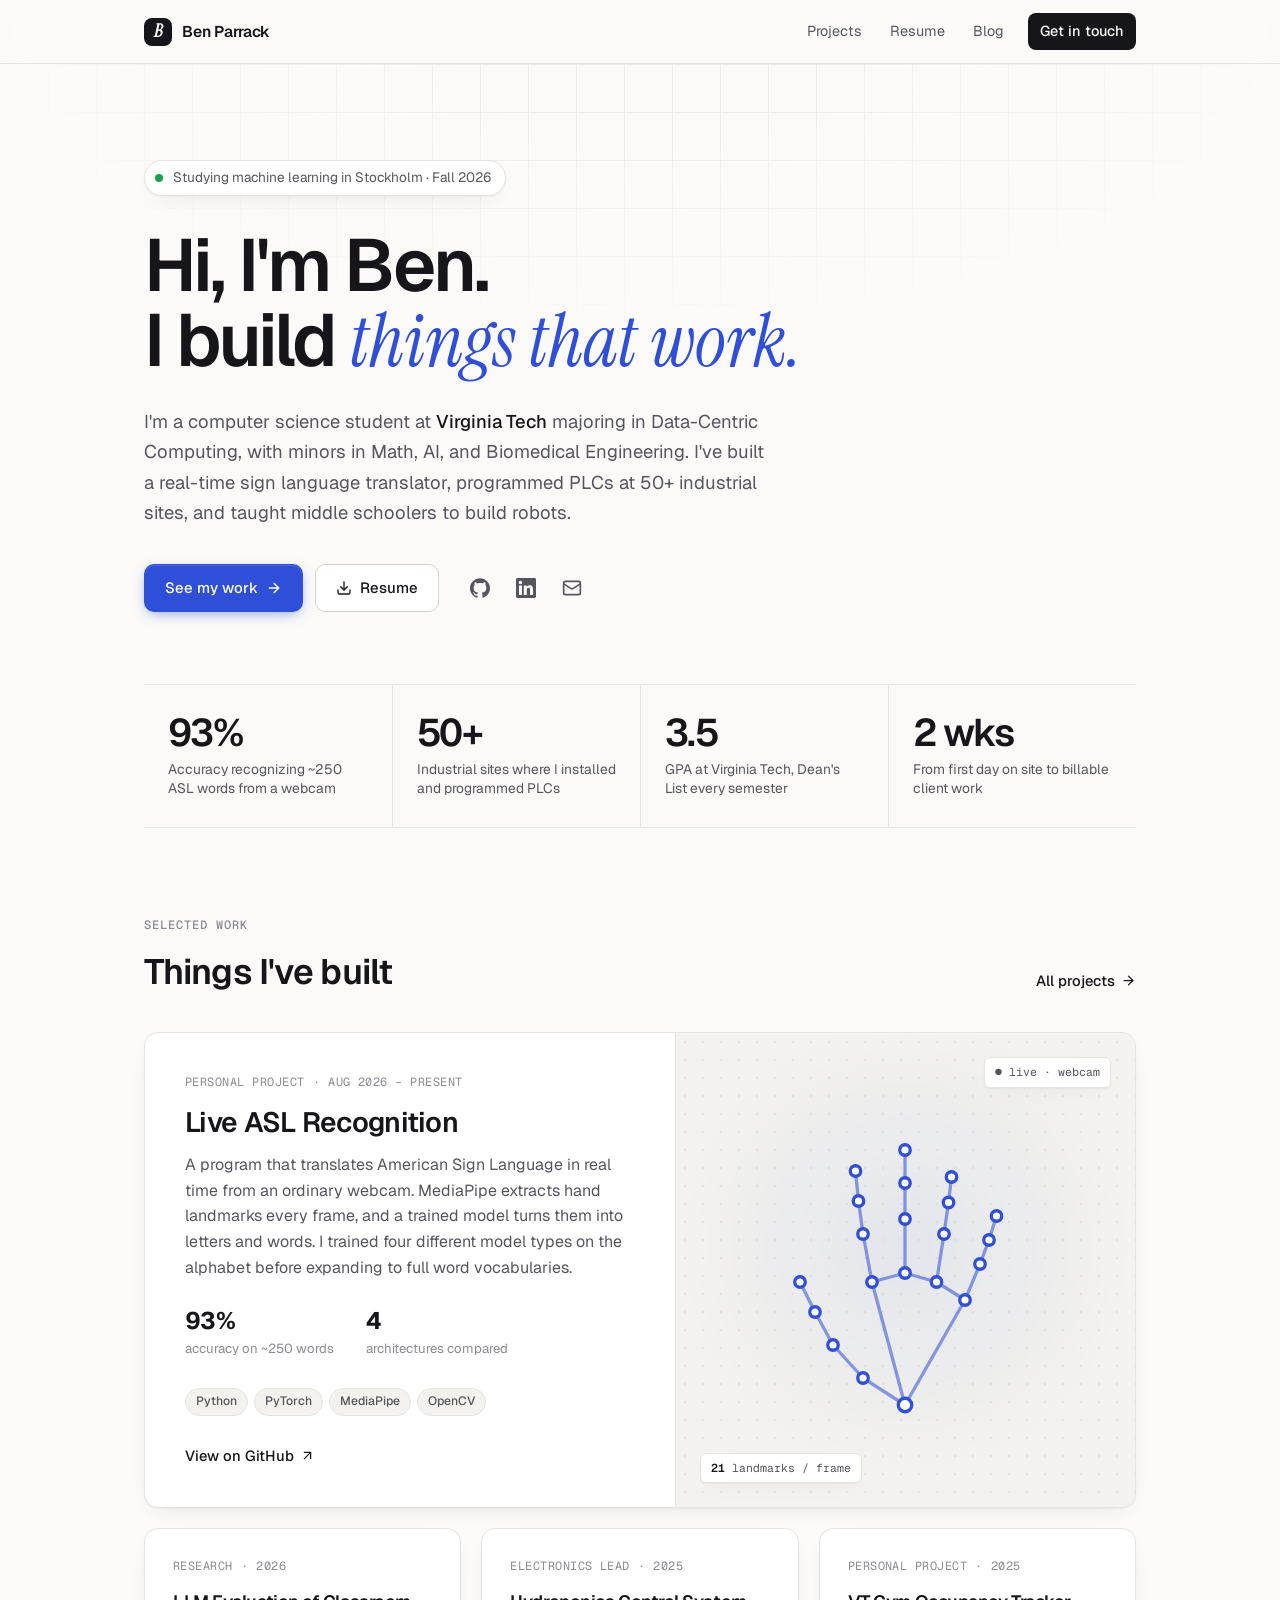
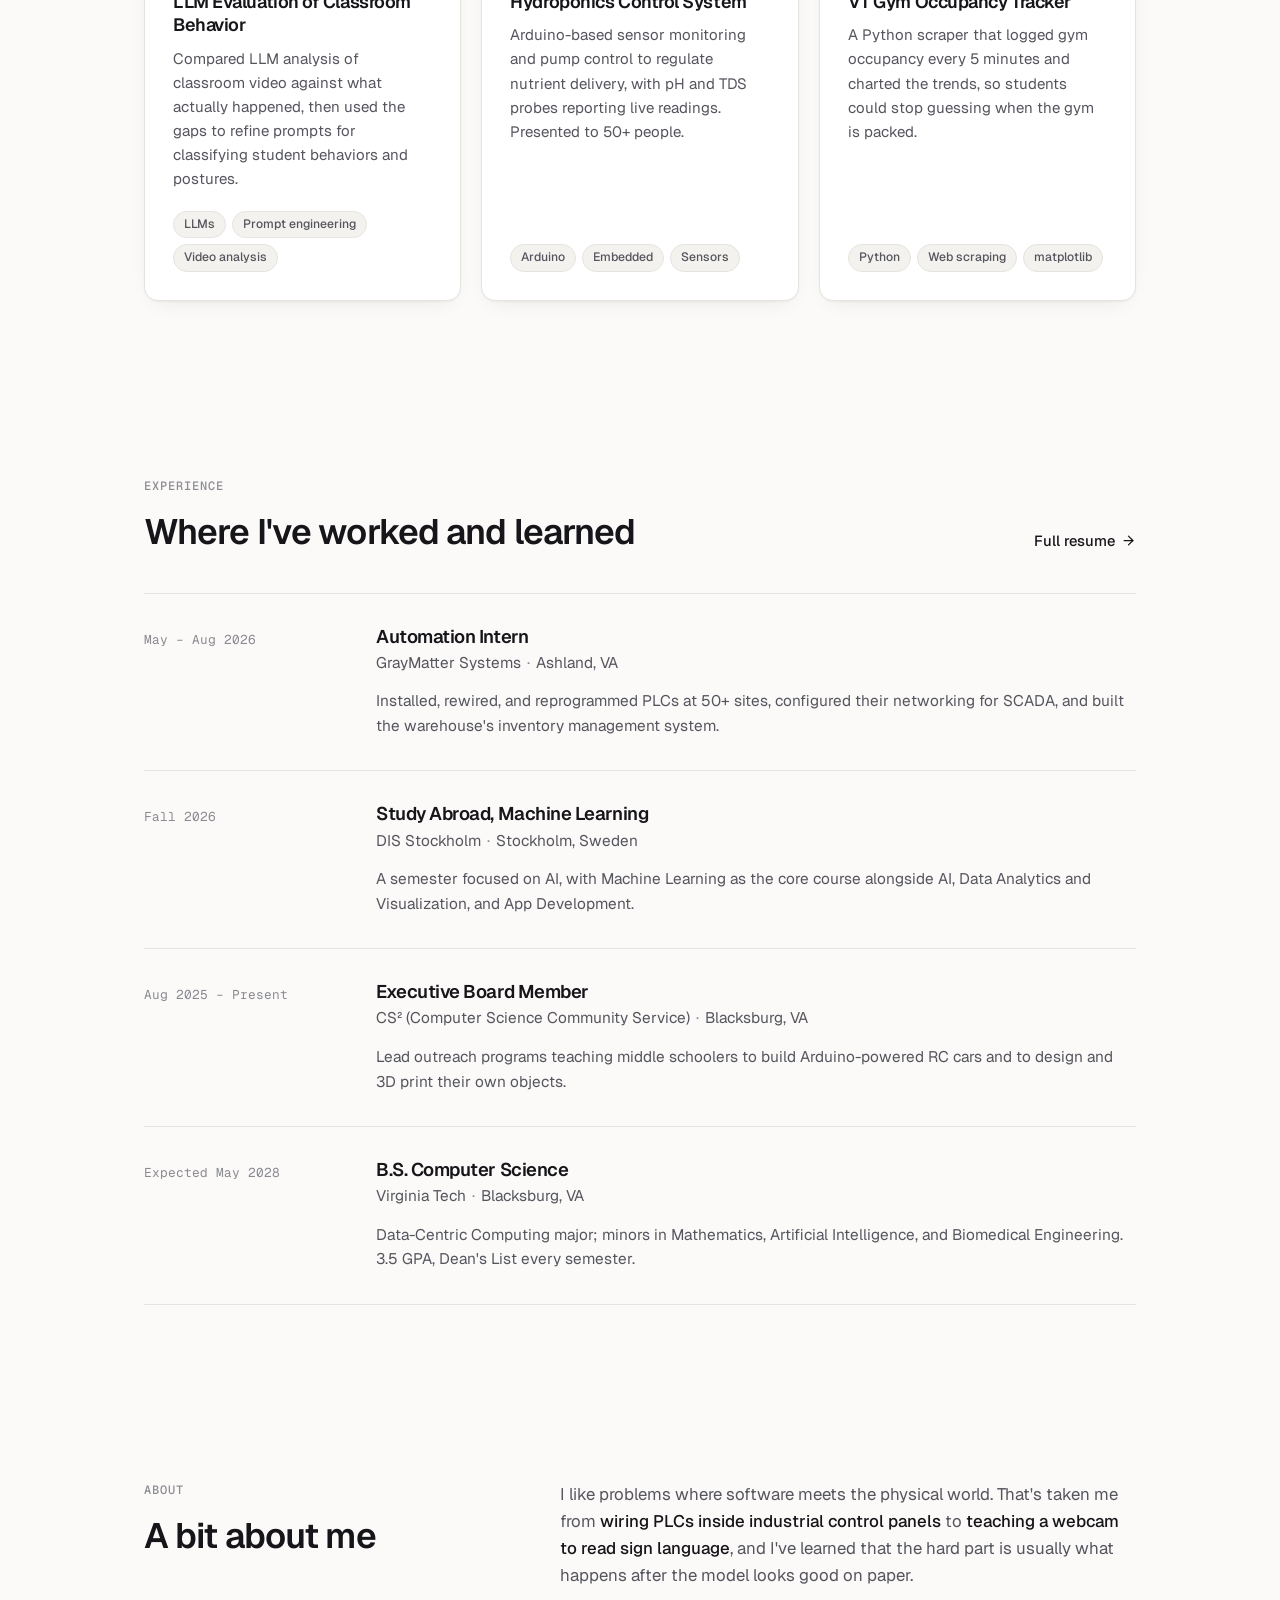
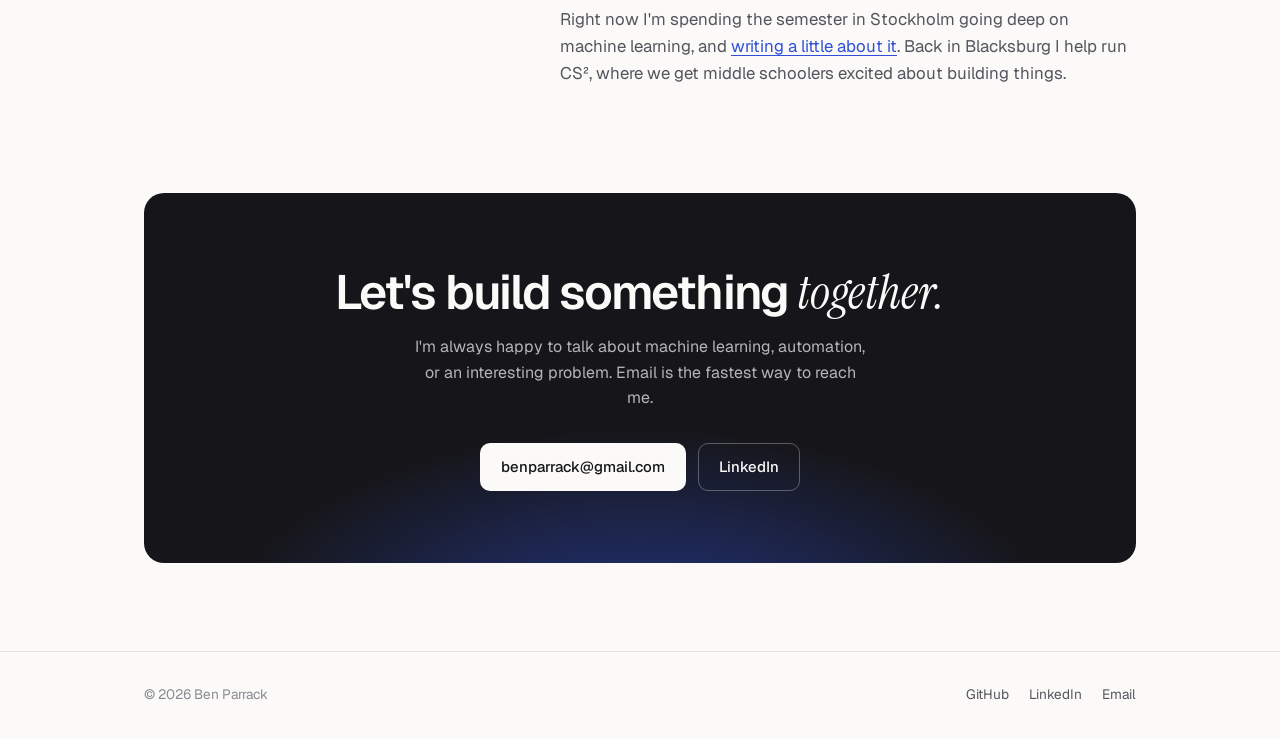
<file: index.html>
<!DOCTYPE html>
<html lang="en">
<head>
  <meta charset="UTF-8">
  <meta name="viewport" content="width=device-width, initial-scale=1.0">
  <title>Ben Parrack — Computer Science @ Virginia Tech</title>
  <meta name="description" content="Ben Parrack is a computer science student at Virginia Tech building machine learning systems, from real-time ASL recognition to industrial automation.">
  <meta property="og:title" content="Ben Parrack">
  <meta property="og:description" content="Computer science student at Virginia Tech. I build things that work, from real-time ASL recognition to industrial automation.">
  <meta property="og:type" content="website">
  <meta name="color-scheme" content="light dark">
  <link rel="icon" type="image/svg+xml" href="/images/favicon.svg">
  <link rel="preconnect" href="https://fonts.googleapis.com">
  <link rel="preconnect" href="https://fonts.gstatic.com" crossorigin>
  <link href="https://fonts.googleapis.com/css2?family=Geist:wght@400;500;600;700&family=Geist+Mono:wght@400;500&family=Instrument+Serif:ital@0;1&display=swap" rel="stylesheet">
  <link rel="stylesheet" href="/css/style.css">
</head>
<body>

  <header class="site-header">
    <div class="container header-inner">
      <a class="logo" href="/"><span class="logo-mark" aria-hidden="true">B</span>Ben Parrack</a>
      <nav class="nav" id="nav">
        <a href="/projects/">Projects</a>
        <a href="/resume/">Resume</a>
        <a href="/blog/">Blog</a>
        <a href="mailto:benparrack@gmail.com" class="nav-cta">Get in touch</a>
      </nav>
      <button class="nav-toggle" id="navToggle" aria-label="Toggle navigation" aria-expanded="false" aria-controls="nav">
        <span></span><span></span><span></span>
      </button>
    </div>
  </header>

  <main>
    <section class="hero">
      <div class="container">
        <p class="status-pill"><span class="status-dot" aria-hidden="true"></span><span>Studying machine learning in Stockholm<span class="hide-sm"> · Fall 2026</span></span></p>
        <h1>Hi, I'm Ben.<br class="hide-sm"> I build <span class="serif">things that work.</span></h1>
        <p class="lede">
          I'm a computer science student at <strong>Virginia Tech</strong> majoring in Data-Centric Computing,
          with minors in Math, AI, and Biomedical Engineering. I've built a real-time sign language
          translator, programmed PLCs at 50+ industrial sites, and taught middle schoolers to build robots.
        </p>
        <div class="hero-actions">
          <a class="btn btn-primary" href="/projects/">
            See my work
            <svg class="arrow" viewBox="0 0 24 24" fill="none" stroke="currentColor" stroke-width="2" stroke-linecap="round" stroke-linejoin="round" aria-hidden="true"><path d="M5 12h14"/><path d="m12 5 7 7-7 7"/></svg>
          </a>
          <a class="btn btn-ghost" href="/resume/resume.pdf" target="_blank" rel="noopener">
            <svg viewBox="0 0 24 24" fill="none" stroke="currentColor" stroke-width="2" stroke-linecap="round" stroke-linejoin="round" aria-hidden="true"><path d="M21 15v4a2 2 0 0 1-2 2H5a2 2 0 0 1-2-2v-4"/><path d="m7 10 5 5 5-5"/><path d="M12 15V3"/></svg>
            Resume
          </a>
          <div class="social-row">
            <a class="icon-link" href="https://github.com/benparrack" target="_blank" rel="noopener" aria-label="GitHub">
              <svg viewBox="0 0 24 24" fill="currentColor" aria-hidden="true"><path d="M12 .297c-6.63 0-12 5.373-12 12 0 5.303 3.438 9.8 8.205 11.385.6.113.82-.258.82-.577 0-.285-.01-1.04-.015-2.04-3.338.724-4.042-1.61-4.042-1.61C4.422 18.07 3.633 17.7 3.633 17.7c-1.087-.744.084-.729.084-.729 1.205.084 1.838 1.236 1.838 1.236 1.07 1.835 2.809 1.305 3.495.998.108-.776.417-1.305.76-1.605-2.665-.3-5.466-1.332-5.466-5.93 0-1.31.465-2.38 1.235-3.22-.135-.303-.54-1.523.105-3.176 0 0 1.005-.322 3.3 1.23.96-.267 1.98-.399 3-.405 1.02.006 2.04.138 3 .405 2.28-1.552 3.285-1.23 3.285-1.23.645 1.653.24 2.873.12 3.176.765.84 1.23 1.91 1.23 3.22 0 4.61-2.805 5.625-5.475 5.92.42.36.81 1.096.81 2.22 0 1.606-.015 2.896-.015 3.286 0 .315.21.69.825.57C20.565 22.092 24 17.592 24 12.297c0-6.627-5.373-12-12-12"/></svg>
            </a>
            <a class="icon-link" href="https://www.linkedin.com/in/benparrack/" target="_blank" rel="noopener" aria-label="LinkedIn">
              <svg viewBox="0 0 24 24" fill="currentColor" aria-hidden="true"><path d="M20.447 20.452h-3.554v-5.569c0-1.328-.027-3.037-1.852-3.037-1.853 0-2.136 1.445-2.136 2.939v5.667H9.351V9h3.414v1.561h.046c.477-.9 1.637-1.85 3.37-1.85 3.601 0 4.267 2.37 4.267 5.455v6.286zM5.337 7.433c-1.144 0-2.063-.926-2.063-2.065 0-1.138.92-2.063 2.063-2.063 1.14 0 2.064.925 2.064 2.063 0 1.139-.925 2.065-2.064 2.065zm1.782 13.019H3.555V9h3.564v11.452zM22.225 0H1.771C.792 0 0 .774 0 1.729v20.542C0 23.227.792 24 1.771 24h20.451C23.2 24 24 23.227 24 22.271V1.729C24 .774 23.2 0 22.222 0h.003z"/></svg>
            </a>
            <a class="icon-link" href="mailto:benparrack@gmail.com" aria-label="Email">
              <svg viewBox="0 0 24 24" fill="none" stroke="currentColor" stroke-width="2" stroke-linecap="round" stroke-linejoin="round" aria-hidden="true"><rect x="2" y="4" width="20" height="16" rx="2"/><path d="m22 7-8.97 5.7a1.94 1.94 0 0 1-2.06 0L2 7"/></svg>
            </a>
          </div>
        </div>
      </div>
    </section>

    <section class="container reveal" aria-label="Highlights">
      <div class="stats">
        <div class="stat">
          <div class="stat-value">93%</div>
          <div class="stat-label">Accuracy recognizing ~250 ASL words from a webcam</div>
        </div>
        <div class="stat">
          <div class="stat-value">50+</div>
          <div class="stat-label">Industrial sites where I installed and programmed PLCs</div>
        </div>
        <div class="stat">
          <div class="stat-value">3.5</div>
          <div class="stat-label">GPA at Virginia Tech, Dean's List every semester</div>
        </div>
        <div class="stat">
          <div class="stat-value">2 wks</div>
          <div class="stat-label">From first day on site to billable client work</div>
        </div>
      </div>
    </section>

    <section class="section reveal" id="work">
      <div class="container">
        <div class="section-head">
          <div>
            <p class="eyebrow">Selected work</p>
            <h2>Things I've built</h2>
          </div>
          <a class="text-link" href="/projects/">
            All projects
            <svg viewBox="0 0 24 24" fill="none" stroke="currentColor" stroke-width="2" stroke-linecap="round" stroke-linejoin="round" aria-hidden="true"><path d="M5 12h14"/><path d="m12 5 7 7-7 7"/></svg>
          </a>
        </div>

        <article class="card featured">
          <div class="featured-body">
            <div class="project-meta"><span>Personal project</span><span class="dot"></span><span>Aug 2026 – Present</span></div>
            <h3>Live ASL Recognition</h3>
            <p>
              A program that translates American Sign Language in real time from an ordinary webcam.
              MediaPipe extracts hand landmarks every frame, and a trained model turns them into letters
              and words. I trained four different model types on the alphabet before expanding to full
              word vocabularies.
            </p>
            <div class="metric-row">
              <div class="metric"><strong>93%</strong><span>accuracy on ~250 words</span></div>
              <div class="metric"><strong>4</strong><span>architectures compared</span></div>
            </div>
            <div class="tag-row">
              <span class="tag">Python</span>
              <span class="tag">PyTorch</span>
              <span class="tag">MediaPipe</span>
              <span class="tag">OpenCV</span>
            </div>
            <div class="project-links">
              <a class="text-link" href="https://github.com/benparrack/asl-recognition" target="_blank" rel="noopener">
                View on GitHub
                <svg viewBox="0 0 24 24" fill="none" stroke="currentColor" stroke-width="2" stroke-linecap="round" stroke-linejoin="round" aria-hidden="true"><path d="M7 7h10v10"/><path d="M7 17 17 7"/></svg>
              </a>
            </div>
          </div>
          <div class="featured-visual" aria-hidden="true">
            <span class="hand-label top">● live · webcam</span>
            <svg class="hand" viewBox="0 0 200 220">
              <path class="bones" d="M100 200 L72 182 L52 160 L40 138 L30 118 M100 200 L78 118 L72 86 L69 64 L67 44 M100 112 L100 76 L100 52 L100 30 M121 118 L126 86 L129 65 L131 48 M140 130 L150 106 L156 90 L161 74 M78 118 L100 112 L121 118 L140 130 L100 200"/>
              <g class="joints">
                <circle cx="100" cy="200" r="4.5"/>
                <circle cx="72" cy="182" r="3.5"/><circle cx="52" cy="160" r="3.5"/><circle cx="40" cy="138" r="3.5"/><circle cx="30" cy="118" r="3.5"/>
                <circle cx="78" cy="118" r="3.5"/><circle cx="72" cy="86" r="3.5"/><circle cx="69" cy="64" r="3.5"/><circle cx="67" cy="44" r="3.5"/>
                <circle cx="100" cy="112" r="3.5"/><circle cx="100" cy="76" r="3.5"/><circle cx="100" cy="52" r="3.5"/><circle cx="100" cy="30" r="3.5"/>
                <circle cx="121" cy="118" r="3.5"/><circle cx="126" cy="86" r="3.5"/><circle cx="129" cy="65" r="3.5"/><circle cx="131" cy="48" r="3.5"/>
                <circle cx="140" cy="130" r="3.5"/><circle cx="150" cy="106" r="3.5"/><circle cx="156" cy="90" r="3.5"/><circle cx="161" cy="74" r="3.5"/>
              </g>
            </svg>
            <span class="hand-label bottom"><strong>21</strong> landmarks / frame</span>
          </div>
        </article>

        <div class="project-grid">
          <article class="card project-card">
            <div class="project-meta"><span>Research</span><span class="dot"></span><span>2026</span></div>
            <h3>LLM Evaluation of Classroom Behavior</h3>
            <p>
              Compared LLM analysis of classroom video against what actually happened, then used the gaps
              to refine prompts for classifying student behaviors and postures.
            </p>
            <div class="tag-row">
              <span class="tag">LLMs</span>
              <span class="tag">Prompt engineering</span>
              <span class="tag">Video analysis</span>
            </div>
          </article>

          <article class="card project-card">
            <div class="project-meta"><span>Electronics lead</span><span class="dot"></span><span>2025</span></div>
            <h3>Hydroponics Control System</h3>
            <p>
              Arduino-based sensor monitoring and pump control to regulate nutrient delivery, with pH and
              TDS probes reporting live readings. Presented to 50+ people.
            </p>
            <div class="tag-row">
              <span class="tag">Arduino</span>
              <span class="tag">Embedded</span>
              <span class="tag">Sensors</span>
            </div>
          </article>

          <article class="card project-card">
            <div class="project-meta"><span>Personal project</span><span class="dot"></span><span>2025</span></div>
            <h3>VT Gym Occupancy Tracker</h3>
            <p>
              A Python scraper that logged gym occupancy every 5 minutes and charted the trends, so
              students could stop guessing when the gym is packed.
            </p>
            <div class="tag-row">
              <span class="tag">Python</span>
              <span class="tag">Web scraping</span>
              <span class="tag">matplotlib</span>
            </div>
          </article>
        </div>
      </div>
    </section>

    <section class="section reveal" id="experience">
      <div class="container">
        <div class="section-head">
          <div>
            <p class="eyebrow">Experience</p>
            <h2>Where I've worked and learned</h2>
          </div>
          <a class="text-link" href="/resume/">
            Full resume
            <svg viewBox="0 0 24 24" fill="none" stroke="currentColor" stroke-width="2" stroke-linecap="round" stroke-linejoin="round" aria-hidden="true"><path d="M5 12h14"/><path d="m12 5 7 7-7 7"/></svg>
          </a>
        </div>
        <div class="rows">
          <div class="row">
            <div class="row-date">May – Aug 2026</div>
            <div>
              <h3>Automation Intern</h3>
              <p class="row-org">GrayMatter Systems<span class="sep">·</span>Ashland, VA</p>
              <p>Installed, rewired, and reprogrammed PLCs at 50+ sites, configured their networking for SCADA, and built the warehouse's inventory management system.</p>
            </div>
          </div>
          <div class="row">
            <div class="row-date">Fall 2026</div>
            <div>
              <h3>Study Abroad, Machine Learning</h3>
              <p class="row-org">DIS Stockholm<span class="sep">·</span>Stockholm, Sweden</p>
              <p>A semester focused on AI, with Machine Learning as the core course alongside AI, Data Analytics and Visualization, and App Development.</p>
            </div>
          </div>
          <div class="row">
            <div class="row-date">Aug 2025 – Present</div>
            <div>
              <h3>Executive Board Member</h3>
              <p class="row-org">CS² (Computer Science Community Service)<span class="sep">·</span>Blacksburg, VA</p>
              <p>Lead outreach programs teaching middle schoolers to build Arduino-powered RC cars and to design and 3D print their own objects.</p>
            </div>
          </div>
          <div class="row">
            <div class="row-date">Expected May 2028</div>
            <div>
              <h3>B.S. Computer Science</h3>
              <p class="row-org">Virginia Tech<span class="sep">·</span>Blacksburg, VA</p>
              <p>Data-Centric Computing major; minors in Mathematics, Artificial Intelligence, and Biomedical Engineering. 3.5 GPA, Dean's List every semester.</p>
            </div>
          </div>
        </div>
      </div>
    </section>

    <section class="section reveal" id="about">
      <div class="container about-grid">
        <div>
          <p class="eyebrow">About</p>
          <h2>A bit about me</h2>
        </div>
        <div class="body-text">
          <p>
            I like problems where software meets the physical world. That's taken me from <strong>wiring PLCs
            inside industrial control panels</strong> to <strong>teaching a webcam to read sign language</strong>,
            and I've learned that the hard part is usually what happens after the model looks good on paper.
          </p>
          <p>
            Right now I'm spending the semester in Stockholm going deep on machine learning, and
            <a href="/blog/study-abroad.html">writing a little about it</a>.
            Back in Blacksburg I help run CS², where we get middle schoolers excited about building things.
          </p>
        </div>
      </div>
    </section>

    <section class="container reveal">
      <div class="cta">
        <h2>Let's build something <span class="serif">together.</span></h2>
        <p>I'm always happy to talk about machine learning, automation, or an interesting problem. Email is the fastest way to reach me.</p>
        <div class="hero-actions">
          <a class="btn btn-primary" href="mailto:benparrack@gmail.com">benparrack@gmail.com</a>
          <a class="btn btn-ghost" href="https://www.linkedin.com/in/benparrack/" target="_blank" rel="noopener">LinkedIn</a>
        </div>
      </div>
    </section>
  </main>

  <footer class="site-footer">
    <div class="container">
      <p>&copy; <span id="year"></span> Ben Parrack</p>
      <div class="footer-links">
        <a href="https://github.com/benparrack" target="_blank" rel="noopener">GitHub</a>
        <a href="https://www.linkedin.com/in/benparrack/" target="_blank" rel="noopener">LinkedIn</a>
        <a href="mailto:benparrack@gmail.com">Email</a>
      </div>
    </div>
  </footer>

  <script src="/js/main.js"></script>
</body>
</html>
</file>
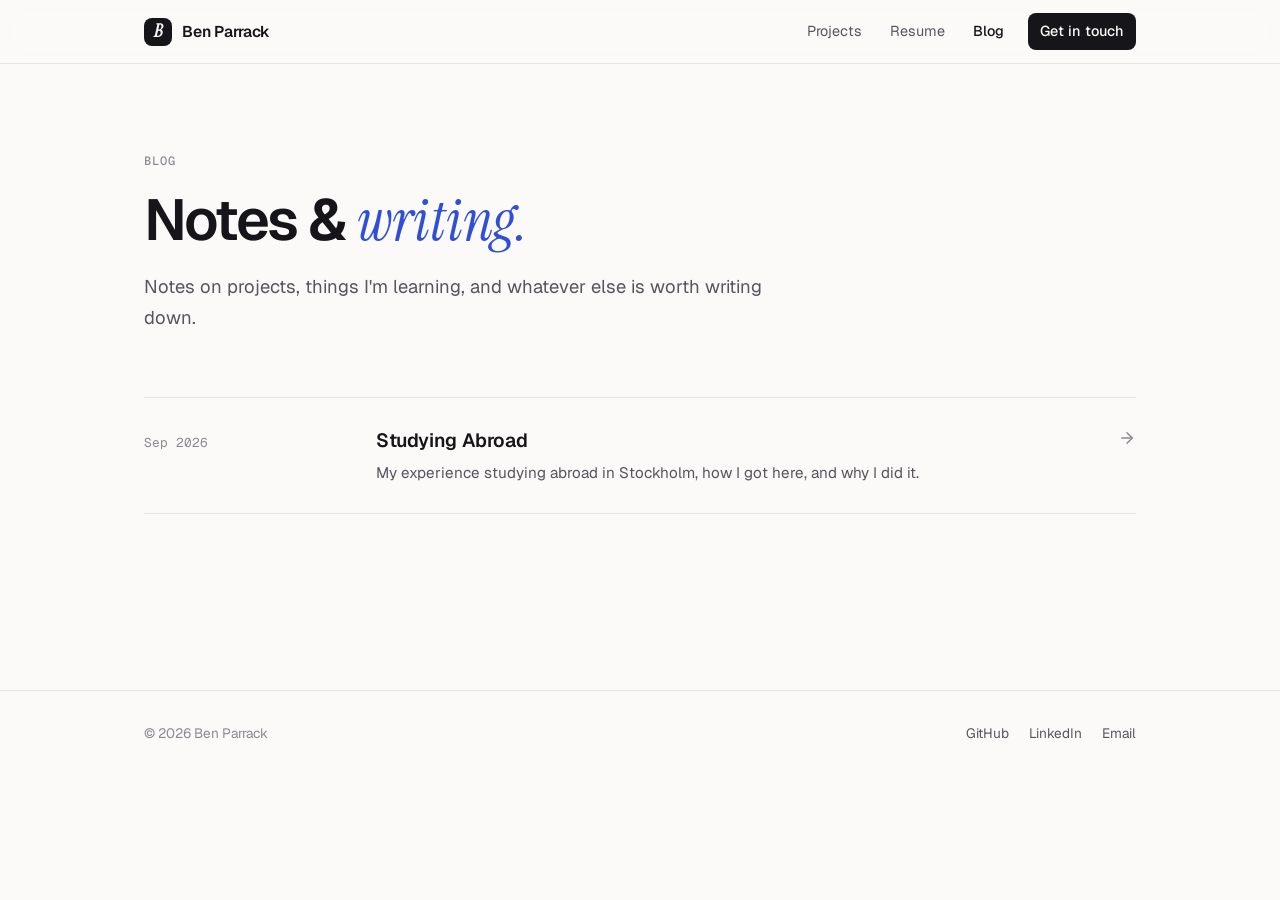
<file: blog/index.html>
<!DOCTYPE html>
<html lang="en">
<head>
  <meta charset="UTF-8">
  <meta name="viewport" content="width=device-width, initial-scale=1.0">
  <title>Blog — Ben Parrack</title>
  <meta name="description" content="Writing by Ben Parrack.">
  <meta name="color-scheme" content="light dark">
  <link rel="icon" type="image/svg+xml" href="/images/favicon.svg">
  <link rel="preconnect" href="https://fonts.googleapis.com">
  <link rel="preconnect" href="https://fonts.gstatic.com" crossorigin>
  <link href="https://fonts.googleapis.com/css2?family=Geist:wght@400;500;600;700&family=Geist+Mono:wght@400;500&family=Instrument+Serif:ital@0;1&display=swap" rel="stylesheet">
  <link rel="stylesheet" href="/css/style.css">
</head>
<body>

  <header class="site-header">
    <div class="container header-inner">
      <a class="logo" href="/"><span class="logo-mark" aria-hidden="true">B</span>Ben Parrack</a>
      <nav class="nav" id="nav">
        <a href="/projects/">Projects</a>
        <a href="/resume/">Resume</a>
        <a href="/blog/" class="is-active" aria-current="page">Blog</a>
        <a href="mailto:benparrack@gmail.com" class="nav-cta">Get in touch</a>
      </nav>
      <button class="nav-toggle" id="navToggle" aria-label="Toggle navigation" aria-expanded="false" aria-controls="nav">
        <span></span><span></span><span></span>
      </button>
    </div>
  </header>

  <main>
    <section class="page-header reveal">
      <div class="container">
        <p class="eyebrow">Blog</p>
        <h1>Notes &amp; <span class="serif">writing.</span></h1>
        <p class="lede">Notes on projects, things I'm learning, and whatever else is worth writing down.</p>
      </div>
    </section>

    <section class="section reveal" style="padding-top: 40px">
      <div class="container">
        <div class="post-list">
          <a class="post-item" href="/blog/study-abroad.html">
            <span class="post-date">Sep 2026</span>
            <div>
              <div class="post-title">Studying Abroad</div>
              <div class="post-excerpt">My experience studying abroad in Stockholm, how I got here, and why I did it.</div>
            </div>
            <svg class="post-arrow" viewBox="0 0 24 24" fill="none" stroke="currentColor" stroke-width="2" stroke-linecap="round" stroke-linejoin="round" aria-hidden="true"><path d="M5 12h14"/><path d="m12 5 7 7-7 7"/></svg>
          </a>
          <!-- Add a new .post-item block each time you publish a post -->
        </div>
      </div>
    </section>
  </main>

  <footer class="site-footer">
    <div class="container">
      <p>&copy; <span id="year"></span> Ben Parrack</p>
      <div class="footer-links">
        <a href="https://github.com/benparrack" target="_blank" rel="noopener">GitHub</a>
        <a href="https://www.linkedin.com/in/benparrack/" target="_blank" rel="noopener">LinkedIn</a>
        <a href="mailto:benparrack@gmail.com">Email</a>
      </div>
    </div>
  </footer>

  <script src="/js/main.js"></script>
</body>
</html>
</file>
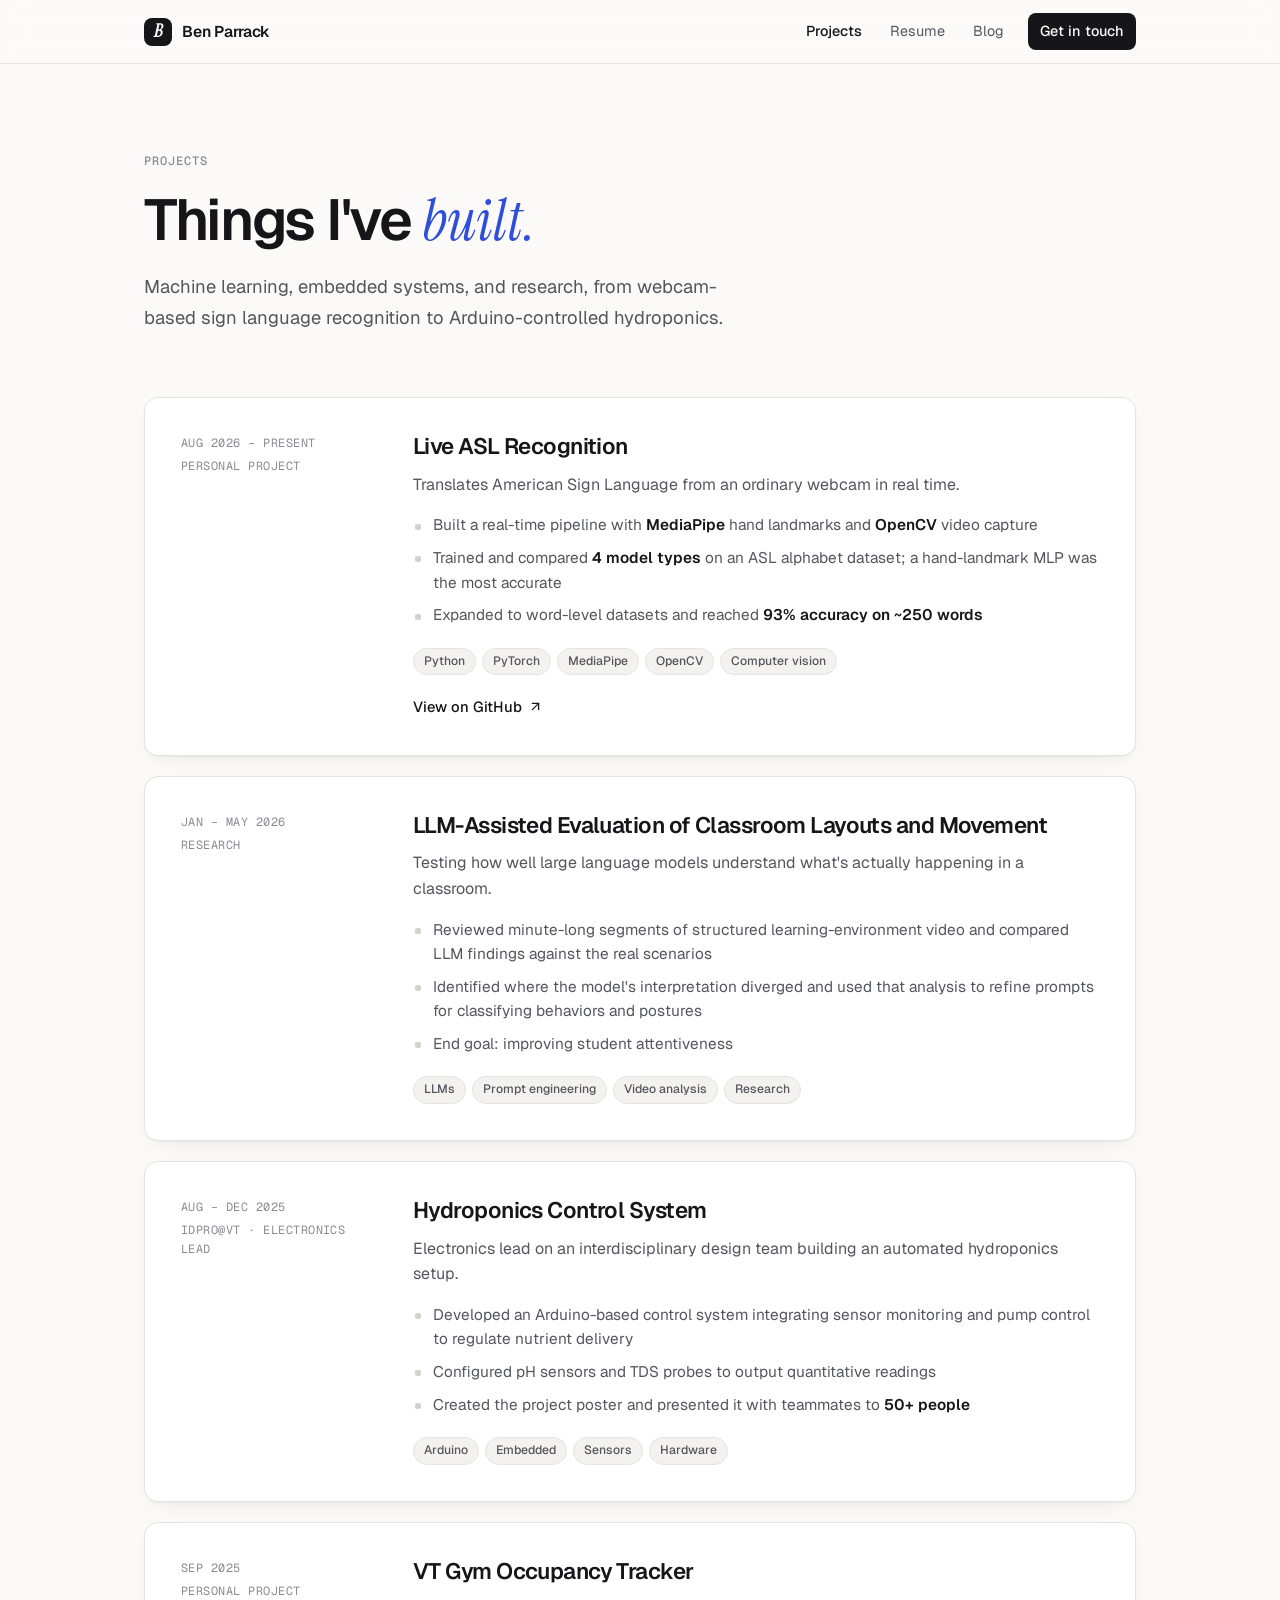
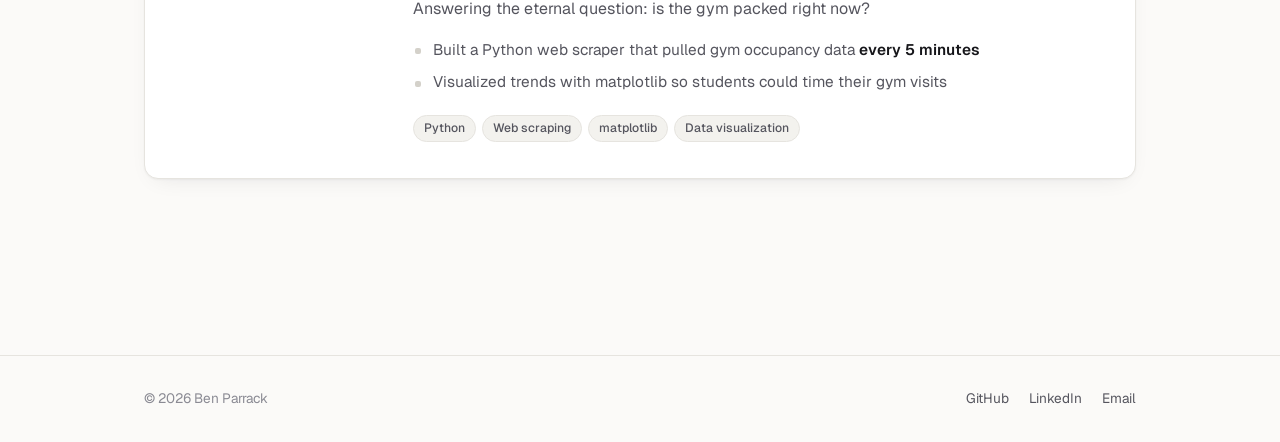
<file: projects/index.html>
<!DOCTYPE html>
<html lang="en">
<head>
  <meta charset="UTF-8">
  <meta name="viewport" content="width=device-width, initial-scale=1.0">
  <title>Projects — Ben Parrack</title>
  <meta name="description" content="Projects by Ben Parrack: real-time ASL recognition, LLM research, hydroponics control, and more.">
  <meta name="color-scheme" content="light dark">
  <link rel="icon" type="image/svg+xml" href="/images/favicon.svg">
  <link rel="preconnect" href="https://fonts.googleapis.com">
  <link rel="preconnect" href="https://fonts.gstatic.com" crossorigin>
  <link href="https://fonts.googleapis.com/css2?family=Geist:wght@400;500;600;700&family=Geist+Mono:wght@400;500&family=Instrument+Serif:ital@0;1&display=swap" rel="stylesheet">
  <link rel="stylesheet" href="/css/style.css">
</head>
<body>

  <header class="site-header">
    <div class="container header-inner">
      <a class="logo" href="/"><span class="logo-mark" aria-hidden="true">B</span>Ben Parrack</a>
      <nav class="nav" id="nav">
        <a href="/projects/" class="is-active" aria-current="page">Projects</a>
        <a href="/resume/">Resume</a>
        <a href="/blog/">Blog</a>
        <a href="mailto:benparrack@gmail.com" class="nav-cta">Get in touch</a>
      </nav>
      <button class="nav-toggle" id="navToggle" aria-label="Toggle navigation" aria-expanded="false" aria-controls="nav">
        <span></span><span></span><span></span>
      </button>
    </div>
  </header>

  <main>
    <section class="page-header reveal">
      <div class="container">
        <p class="eyebrow">Projects</p>
        <h1>Things I've <span class="serif">built.</span></h1>
        <p class="lede">Machine learning, embedded systems, and research, from webcam-based sign language recognition to Arduino-controlled hydroponics.</p>
      </div>
    </section>

    <section class="section reveal" style="padding-top: 40px">
      <div class="container project-list">

        <article class="card project-row">
          <div class="project-row-side">
            <div class="project-meta"><span>Aug 2026 – Present</span><span>Personal project</span></div>
          </div>
          <div>
            <h3>Live ASL Recognition</h3>
            <p>Translates American Sign Language from an ordinary webcam in real time.</p>
            <ul class="bullets">
              <li>Built a real-time pipeline with <strong>MediaPipe</strong> hand landmarks and <strong>OpenCV</strong> video capture</li>
              <li>Trained and compared <strong>4 model types</strong> on an ASL alphabet dataset; a hand-landmark MLP was the most accurate</li>
              <li>Expanded to word-level datasets and reached <strong>93% accuracy on ~250 words</strong></li>
            </ul>
            <div class="tag-row">
              <span class="tag">Python</span>
              <span class="tag">PyTorch</span>
              <span class="tag">MediaPipe</span>
              <span class="tag">OpenCV</span>
              <span class="tag">Computer vision</span>
            </div>
            <div class="project-links">
              <a class="text-link" href="https://github.com/benparrack/asl-recognition" target="_blank" rel="noopener">
                View on GitHub
                <svg viewBox="0 0 24 24" fill="none" stroke="currentColor" stroke-width="2" stroke-linecap="round" stroke-linejoin="round" aria-hidden="true"><path d="M7 7h10v10"/><path d="M7 17 17 7"/></svg>
              </a>
            </div>
          </div>
        </article>

        <article class="card project-row">
          <div class="project-row-side">
            <div class="project-meta"><span>Jan – May 2026</span><span>Research</span></div>
          </div>
          <div>
            <h3>LLM-Assisted Evaluation of Classroom Layouts and Movement</h3>
            <p>Testing how well large language models understand what's actually happening in a classroom.</p>
            <ul class="bullets">
              <li>Reviewed minute-long segments of structured learning-environment video and compared LLM findings against the real scenarios</li>
              <li>Identified where the model's interpretation diverged and used that analysis to refine prompts for classifying behaviors and postures</li>
              <li>End goal: improving student attentiveness</li>
            </ul>
            <div class="tag-row">
              <span class="tag">LLMs</span>
              <span class="tag">Prompt engineering</span>
              <span class="tag">Video analysis</span>
              <span class="tag">Research</span>
            </div>
          </div>
        </article>

        <article class="card project-row">
          <div class="project-row-side">
            <div class="project-meta"><span>Aug – Dec 2025</span><span>IDPro@VT · Electronics lead</span></div>
          </div>
          <div>
            <h3>Hydroponics Control System</h3>
            <p>Electronics lead on an interdisciplinary design team building an automated hydroponics setup.</p>
            <ul class="bullets">
              <li>Developed an Arduino-based control system integrating sensor monitoring and pump control to regulate nutrient delivery</li>
              <li>Configured pH sensors and TDS probes to output quantitative readings</li>
              <li>Created the project poster and presented it with teammates to <strong>50+ people</strong></li>
            </ul>
            <div class="tag-row">
              <span class="tag">Arduino</span>
              <span class="tag">Embedded</span>
              <span class="tag">Sensors</span>
              <span class="tag">Hardware</span>
            </div>
          </div>
        </article>

        <article class="card project-row">
          <div class="project-row-side">
            <div class="project-meta"><span>Sep 2025</span><span>Personal project</span></div>
          </div>
          <div>
            <h3>VT Gym Occupancy Tracker</h3>
            <p>Answering the eternal question: is the gym packed right now?</p>
            <ul class="bullets">
              <li>Built a Python web scraper that pulled gym occupancy data <strong>every 5 minutes</strong></li>
              <li>Visualized trends with matplotlib so students could time their gym visits</li>
            </ul>
            <div class="tag-row">
              <span class="tag">Python</span>
              <span class="tag">Web scraping</span>
              <span class="tag">matplotlib</span>
              <span class="tag">Data visualization</span>
            </div>
          </div>
        </article>

      </div>
    </section>
  </main>

  <footer class="site-footer">
    <div class="container">
      <p>&copy; <span id="year"></span> Ben Parrack</p>
      <div class="footer-links">
        <a href="https://github.com/benparrack" target="_blank" rel="noopener">GitHub</a>
        <a href="https://www.linkedin.com/in/benparrack/" target="_blank" rel="noopener">LinkedIn</a>
        <a href="mailto:benparrack@gmail.com">Email</a>
      </div>
    </div>
  </footer>

  <script src="/js/main.js"></script>
</body>
</html>
</file>
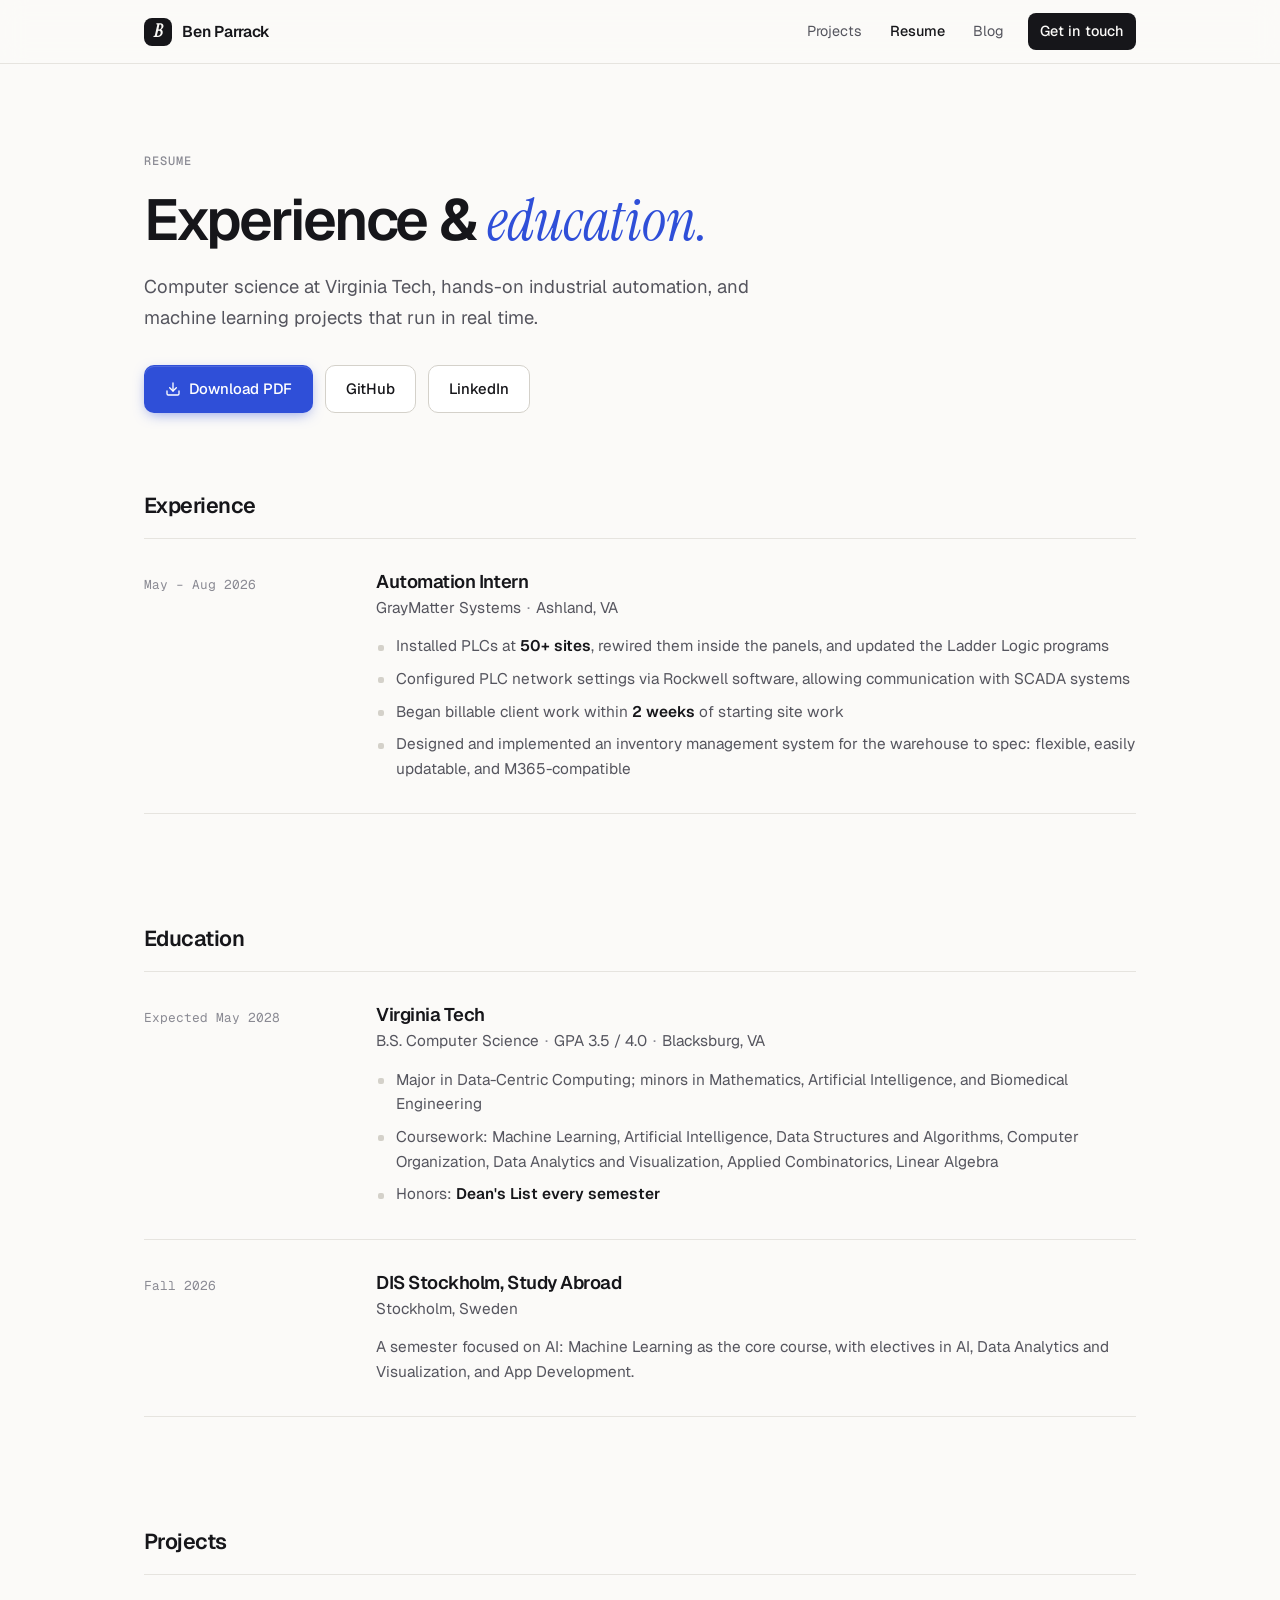
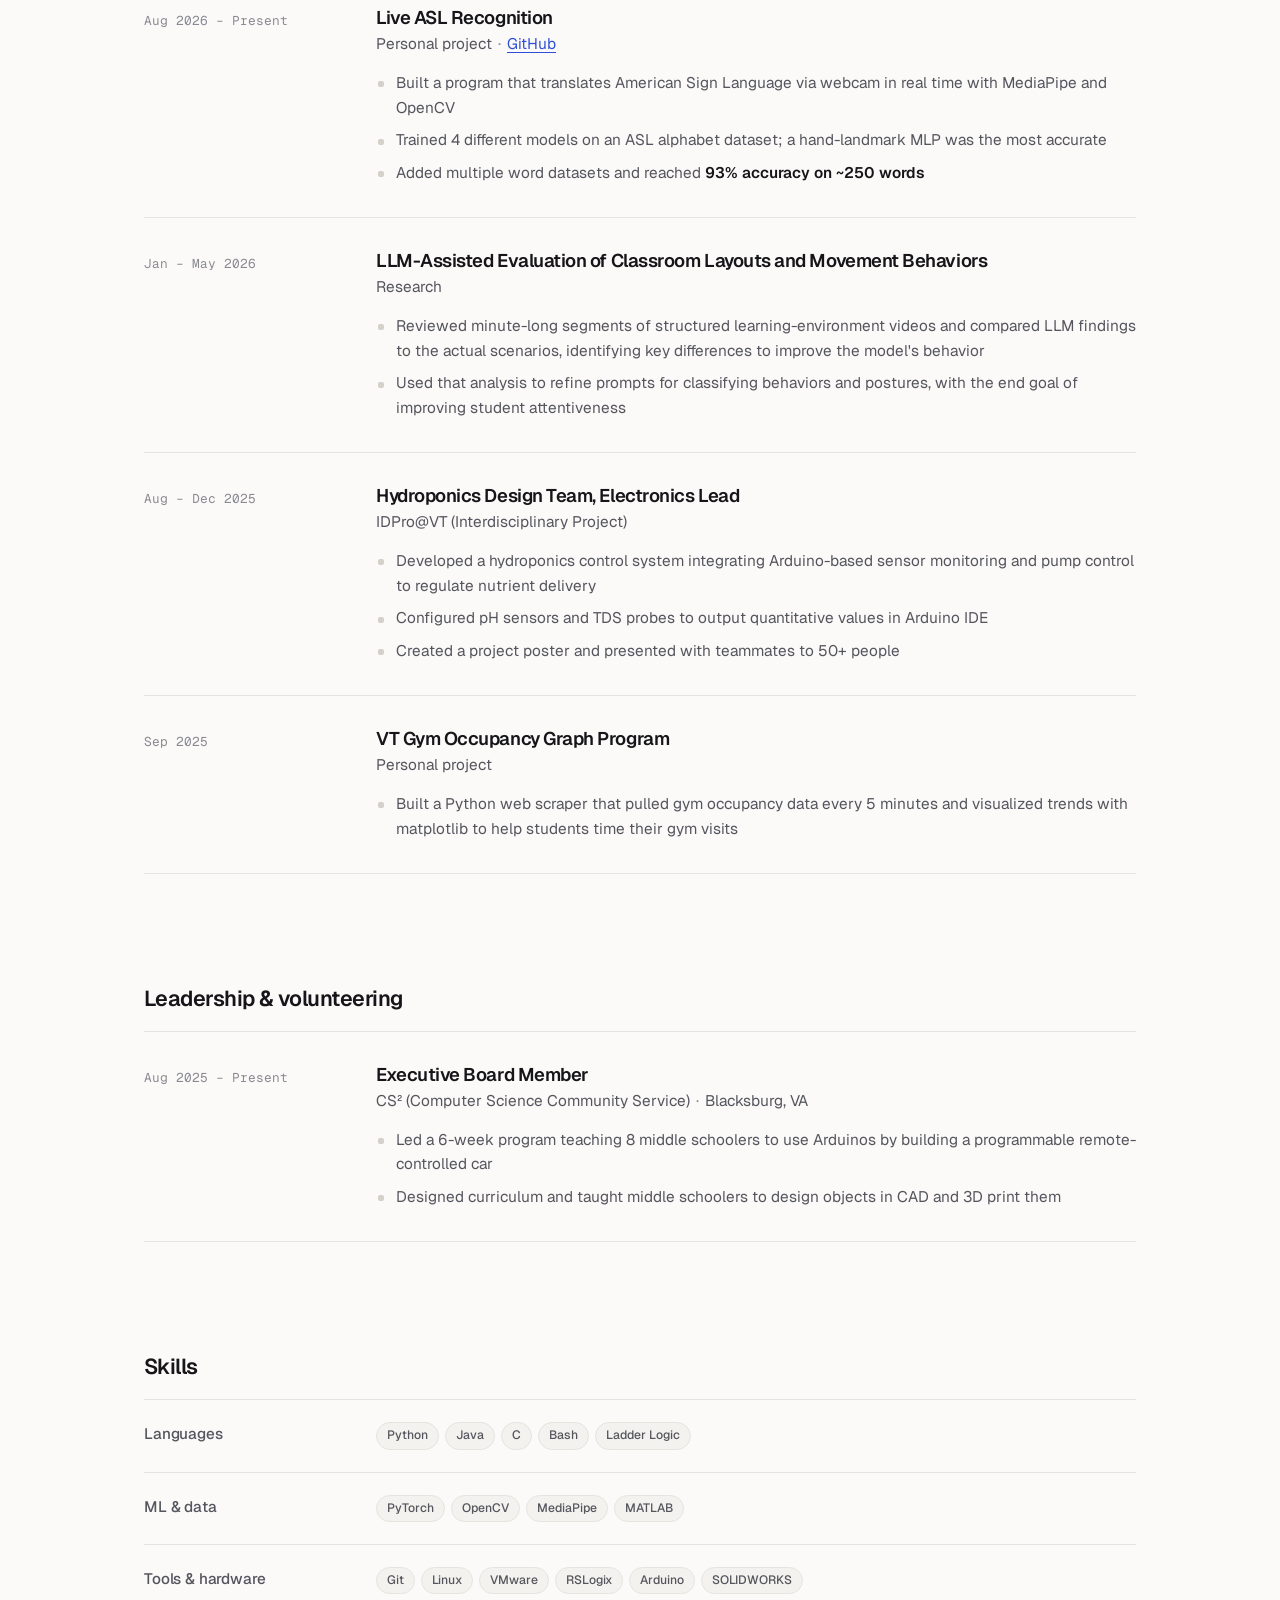
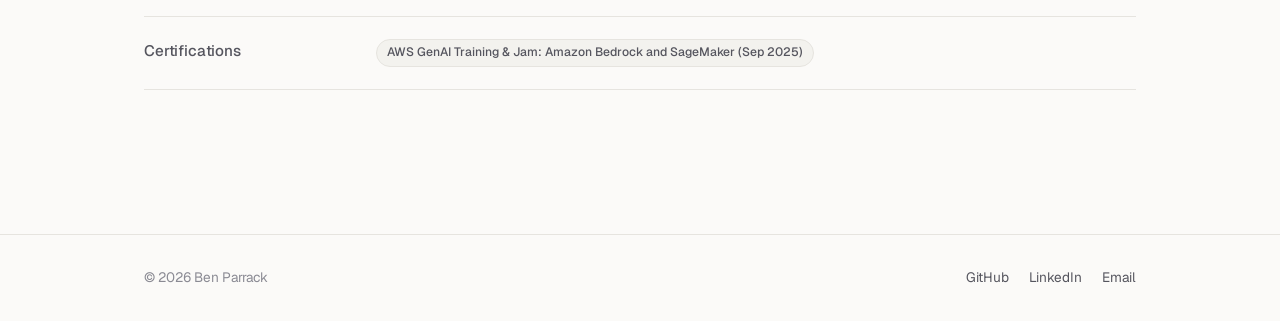
<file: resume/index.html>
<!DOCTYPE html>
<html lang="en">
<head>
  <meta charset="UTF-8">
  <meta name="viewport" content="width=device-width, initial-scale=1.0">
  <title>Resume — Ben Parrack</title>
  <meta name="description" content="Resume of Ben Parrack: computer science at Virginia Tech, automation intern at GrayMatter Systems, machine learning projects.">
  <meta name="color-scheme" content="light dark">
  <link rel="icon" type="image/svg+xml" href="/images/favicon.svg">
  <link rel="preconnect" href="https://fonts.googleapis.com">
  <link rel="preconnect" href="https://fonts.gstatic.com" crossorigin>
  <link href="https://fonts.googleapis.com/css2?family=Geist:wght@400;500;600;700&family=Geist+Mono:wght@400;500&family=Instrument+Serif:ital@0;1&display=swap" rel="stylesheet">
  <link rel="stylesheet" href="/css/style.css">
</head>
<body>

  <header class="site-header">
    <div class="container header-inner">
      <a class="logo" href="/"><span class="logo-mark" aria-hidden="true">B</span>Ben Parrack</a>
      <nav class="nav" id="nav">
        <a href="/projects/">Projects</a>
        <a href="/resume/" class="is-active" aria-current="page">Resume</a>
        <a href="/blog/">Blog</a>
        <a href="mailto:benparrack@gmail.com" class="nav-cta">Get in touch</a>
      </nav>
      <button class="nav-toggle" id="navToggle" aria-label="Toggle navigation" aria-expanded="false" aria-controls="nav">
        <span></span><span></span><span></span>
      </button>
    </div>
  </header>

  <main>
    <section class="page-header reveal">
      <div class="container">
        <p class="eyebrow">Resume</p>
        <h1>Experience &amp; <span class="serif">education.</span></h1>
        <p class="lede">Computer science at Virginia Tech, hands-on industrial automation, and machine learning projects that run in real time.</p>
        <div class="hero-actions">
          <a class="btn btn-primary" href="/resume/resume.pdf" target="_blank" rel="noopener">
            <svg viewBox="0 0 24 24" fill="none" stroke="currentColor" stroke-width="2" stroke-linecap="round" stroke-linejoin="round" aria-hidden="true"><path d="M21 15v4a2 2 0 0 1-2 2H5a2 2 0 0 1-2-2v-4"/><path d="m7 10 5 5 5-5"/><path d="M12 15V3"/></svg>
            Download PDF
          </a>
          <a class="btn btn-ghost" href="https://github.com/benparrack" target="_blank" rel="noopener">GitHub</a>
          <a class="btn btn-ghost" href="https://www.linkedin.com/in/benparrack/" target="_blank" rel="noopener">LinkedIn</a>
        </div>
      </div>
    </section>

    <section class="resume-section reveal">
      <div class="container">
        <h2>Experience</h2>
        <div class="rows">
          <div class="row">
            <div class="row-date">May – Aug 2026</div>
            <div>
              <h3>Automation Intern</h3>
              <p class="row-org">GrayMatter Systems<span class="sep">·</span>Ashland, VA</p>
              <ul class="bullets">
                <li>Installed PLCs at <strong>50+ sites</strong>, rewired them inside the panels, and updated the Ladder Logic programs</li>
                <li>Configured PLC network settings via Rockwell software, allowing communication with SCADA systems</li>
                <li>Began billable client work within <strong>2 weeks</strong> of starting site work</li>
                <li>Designed and implemented an inventory management system for the warehouse to spec: flexible, easily updatable, and M365-compatible</li>
              </ul>
            </div>
          </div>
        </div>
      </div>
    </section>

    <section class="resume-section reveal">
      <div class="container">
        <h2>Education</h2>
        <div class="rows">
          <div class="row">
            <div class="row-date">Expected May 2028</div>
            <div>
              <h3>Virginia Tech</h3>
              <p class="row-org">B.S. Computer Science<span class="sep">·</span>GPA 3.5 / 4.0<span class="sep">·</span>Blacksburg, VA</p>
              <ul class="bullets">
                <li>Major in Data-Centric Computing; minors in Mathematics, Artificial Intelligence, and Biomedical Engineering</li>
                <li>Coursework: Machine Learning, Artificial Intelligence, Data Structures and Algorithms, Computer Organization, Data Analytics and Visualization, Applied Combinatorics, Linear Algebra</li>
                <li>Honors: <strong>Dean's List every semester</strong></li>
              </ul>
            </div>
          </div>
          <div class="row">
            <div class="row-date">Fall 2026</div>
            <div>
              <h3>DIS Stockholm, Study Abroad</h3>
              <p class="row-org">Stockholm, Sweden</p>
              <p>A semester focused on AI: Machine Learning as the core course, with electives in AI, Data Analytics and Visualization, and App Development.</p>
            </div>
          </div>
        </div>
      </div>
    </section>

    <section class="resume-section reveal">
      <div class="container">
        <h2>Projects</h2>
        <div class="rows">
          <div class="row">
            <div class="row-date">Aug 2026 – Present</div>
            <div>
              <h3>Live ASL Recognition</h3>
              <p class="row-org">Personal project<span class="sep">·</span><a href="https://github.com/benparrack/asl-recognition" target="_blank" rel="noopener">GitHub</a></p>
              <ul class="bullets">
                <li>Built a program that translates American Sign Language via webcam in real time with MediaPipe and OpenCV</li>
                <li>Trained 4 different models on an ASL alphabet dataset; a hand-landmark MLP was the most accurate</li>
                <li>Added multiple word datasets and reached <strong>93% accuracy on ~250 words</strong></li>
              </ul>
            </div>
          </div>
          <div class="row">
            <div class="row-date">Jan – May 2026</div>
            <div>
              <h3>LLM-Assisted Evaluation of Classroom Layouts and Movement Behaviors</h3>
              <p class="row-org">Research</p>
              <ul class="bullets">
                <li>Reviewed minute-long segments of structured learning-environment videos and compared LLM findings to the actual scenarios, identifying key differences to improve the model's behavior</li>
                <li>Used that analysis to refine prompts for classifying behaviors and postures, with the end goal of improving student attentiveness</li>
              </ul>
            </div>
          </div>
          <div class="row">
            <div class="row-date">Aug – Dec 2025</div>
            <div>
              <h3>Hydroponics Design Team, Electronics Lead</h3>
              <p class="row-org">IDPro@VT (Interdisciplinary Project)</p>
              <ul class="bullets">
                <li>Developed a hydroponics control system integrating Arduino-based sensor monitoring and pump control to regulate nutrient delivery</li>
                <li>Configured pH sensors and TDS probes to output quantitative values in Arduino IDE</li>
                <li>Created a project poster and presented with teammates to 50+ people</li>
              </ul>
            </div>
          </div>
          <div class="row">
            <div class="row-date">Sep 2025</div>
            <div>
              <h3>VT Gym Occupancy Graph Program</h3>
              <p class="row-org">Personal project</p>
              <ul class="bullets">
                <li>Built a Python web scraper that pulled gym occupancy data every 5 minutes and visualized trends with matplotlib to help students time their gym visits</li>
              </ul>
            </div>
          </div>
        </div>
      </div>
    </section>

    <section class="resume-section reveal">
      <div class="container">
        <h2>Leadership &amp; volunteering</h2>
        <div class="rows">
          <div class="row">
            <div class="row-date">Aug 2025 – Present</div>
            <div>
              <h3>Executive Board Member</h3>
              <p class="row-org">CS² (Computer Science Community Service)<span class="sep">·</span>Blacksburg, VA</p>
              <ul class="bullets">
                <li>Led a 6-week program teaching 8 middle schoolers to use Arduinos by building a programmable remote-controlled car</li>
                <li>Designed curriculum and taught middle schoolers to design objects in CAD and 3D print them</li>
              </ul>
            </div>
          </div>
        </div>
      </div>
    </section>

    <section class="resume-section reveal">
      <div class="container">
        <h2>Skills</h2>
        <div class="skill-groups">
          <div class="skill-group">
            <h3>Languages</h3>
            <div class="tag-row">
              <span class="tag">Python</span>
              <span class="tag">Java</span>
              <span class="tag">C</span>
              <span class="tag">Bash</span>
              <span class="tag">Ladder Logic</span>
            </div>
          </div>
          <div class="skill-group">
            <h3>ML &amp; data</h3>
            <div class="tag-row">
              <span class="tag">PyTorch</span>
              <span class="tag">OpenCV</span>
              <span class="tag">MediaPipe</span>
              <span class="tag">MATLAB</span>
            </div>
          </div>
          <div class="skill-group">
            <h3>Tools &amp; hardware</h3>
            <div class="tag-row">
              <span class="tag">Git</span>
              <span class="tag">Linux</span>
              <span class="tag">VMware</span>
              <span class="tag">RSLogix</span>
              <span class="tag">Arduino</span>
              <span class="tag">SOLIDWORKS</span>
            </div>
          </div>
          <div class="skill-group">
            <h3>Certifications</h3>
            <div class="tag-row">
              <span class="tag">AWS GenAI Training &amp; Jam: Amazon Bedrock and SageMaker (Sep 2025)</span>
            </div>
          </div>
        </div>
      </div>
    </section>
  </main>

  <footer class="site-footer">
    <div class="container">
      <p>&copy; <span id="year"></span> Ben Parrack</p>
      <div class="footer-links">
        <a href="https://github.com/benparrack" target="_blank" rel="noopener">GitHub</a>
        <a href="https://www.linkedin.com/in/benparrack/" target="_blank" rel="noopener">LinkedIn</a>
        <a href="mailto:benparrack@gmail.com">Email</a>
      </div>
    </div>
  </footer>

  <script src="/js/main.js"></script>
</body>
</html>
</file>
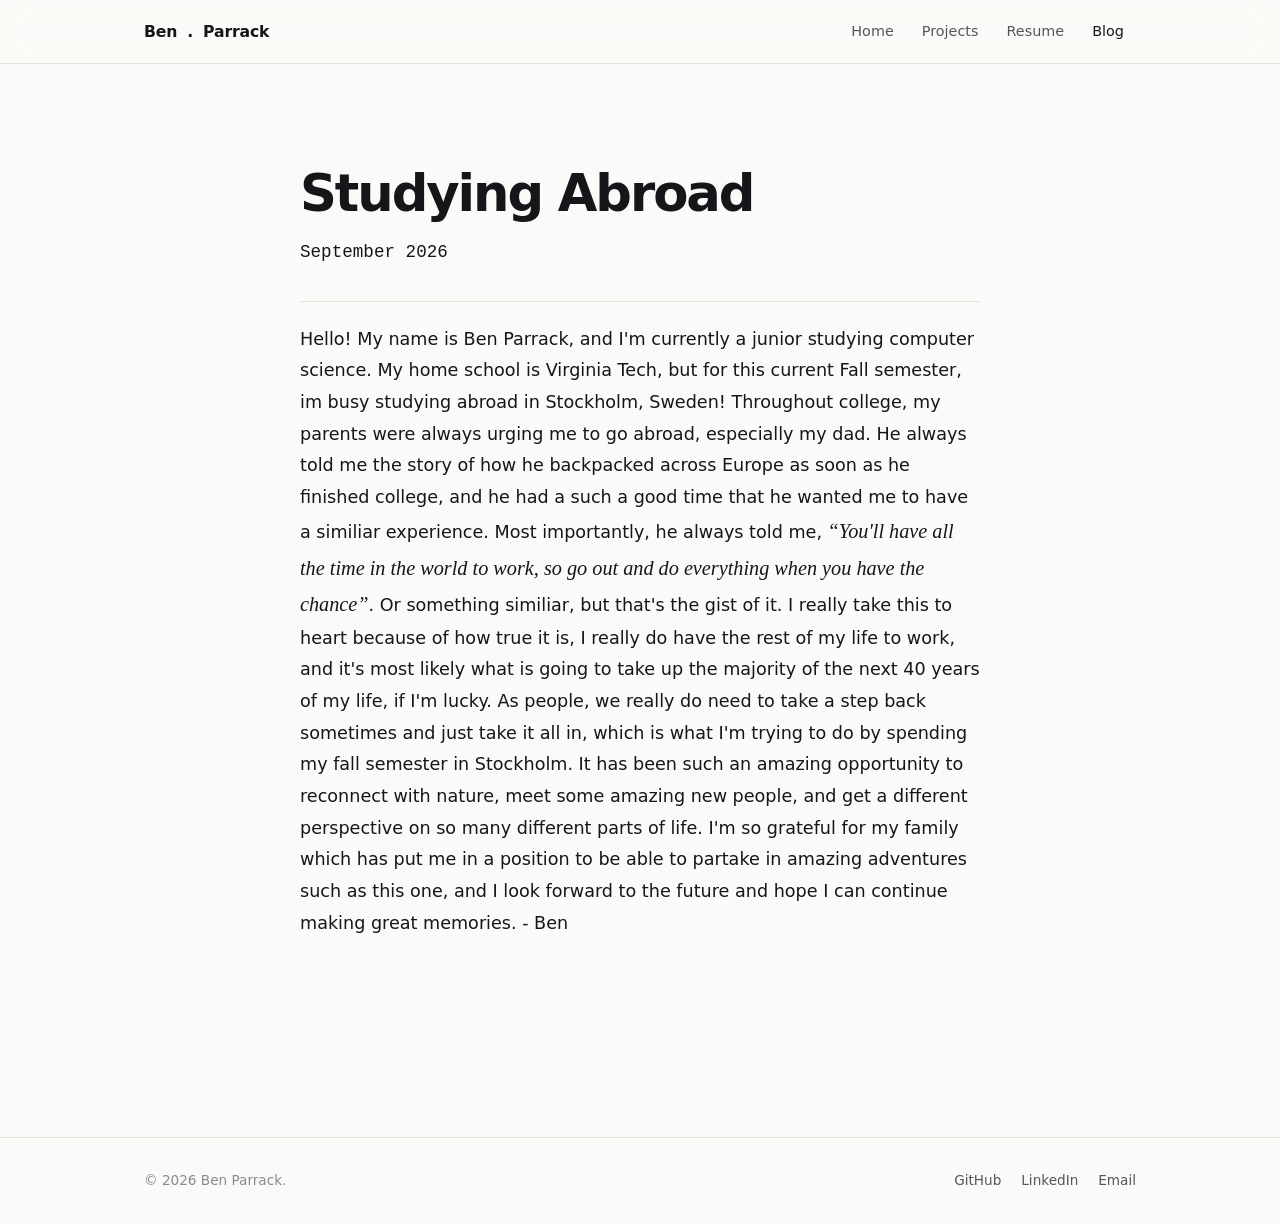
<file: blog/hello-world.html>
<!DOCTYPE html>
<html lang="en">
<head>
  <meta charset="UTF-8">
  <meta name="viewport" content="width=device-width, initial-scale=1.0">
  <title>Hello, world — Ben Parrack</title>
  <meta name="description" content="First post on Ben Parrack's blog.">
  <link rel="icon" type="image/svg+xml" href="/images/favicon.svg">
  <link rel="preconnect" href="https://fonts.googleapis.com">
  <link rel="preconnect" href="https://fonts.gstatic.com" crossorigin>
  <link href="https://fonts.googleapis.com/css2?family=Space+Grotesk:wght@400;500;700&family=JetBrains+Mono:wght@400;500&family=Inter:wght@400;500;600;700&display=swap" rel="stylesheet">
  <link rel="stylesheet" href="/css/style.css">
</head>
<body>

  <header class="site-header">
    <div class="container header-inner">
      <a class="logo" href="/">Ben<span class="accent">.</span>Parrack</a>
      <nav class="nav" id="nav">
        <a href="/">Home</a>
        <a href="/projects/">Projects</a>
        <a href="/resume/">Resume</a>
        <a href="/blog/" class="is-active">Blog</a>
      </nav>
      <button class="nav-toggle" id="navToggle" aria-label="Toggle navigation" aria-expanded="false">
        <span></span><span></span><span></span>
      </button>
    </div>
  </header>

  <main>
    <section class="section reveal" style="padding-top: 100px;">
      <div class="container">
        <article class="post-content">
          <h1>Studying Abroad</h1>
          <p class="post-meta">September 2026</p>

          <p>
	    Hello! My name is Ben Parrack, and I'm currently a junior studying computer science. My home school is Virginia Tech, 
	    but for this current Fall semester, im busy studying abroad in Stockholm, Sweden! Throughout college, my parents were 
	    always urging me to go abroad, especially my dad. He always told me the story of how he backpacked across Europe as 
 	    soon as he finished college, and he had a such a good time that he wanted me to have a similiar experience. Most importantly, 
	    he always told me, <q>You'll have all the time in the world to work, so go out and do everything when you have the chance</q>. 
	    Or something similiar, but that's the gist of it. I really take this to heart because of how true it is, I really do have the rest
	    of my life to work, and it's most likely what is going to take up the majority of the next 40 years of my life, if I'm lucky. As people,  
	    we really do need to take a step back sometimes and just take it all in, which is what I'm trying to do by spending my fall semester in 
	    Stockholm. It has been such an amazing opportunity to reconnect with nature, meet some amazing new people, and get a different 
	    perspective on so many different parts of life. I'm so grateful for my family which has put me in a position to be able to partake in 
	    amazing adventures such as this one, and I look forward to the future and hope I can continue making great memories. - Ben
          </p>
        </article>
      </div>
    </section>
  </main>

  <footer class="site-footer">
    <div class="container">
      <p>&copy; <span id="year"></span> Ben Parrack.</p>
      <div class="footer-links">
        <a href="https://github.com/benparrack" target="_blank" rel="noopener">GitHub</a>
        <a href="https://www.linkedin.com/in/benparrack/" target="_blank" rel="noopener">LinkedIn</a>
        <a href="mailto:benparrack@gmail.com">Email</a>
      </div>
    </div>
  </footer>

  <script src="/js/main.js"></script>
</body>
</html>
</file>
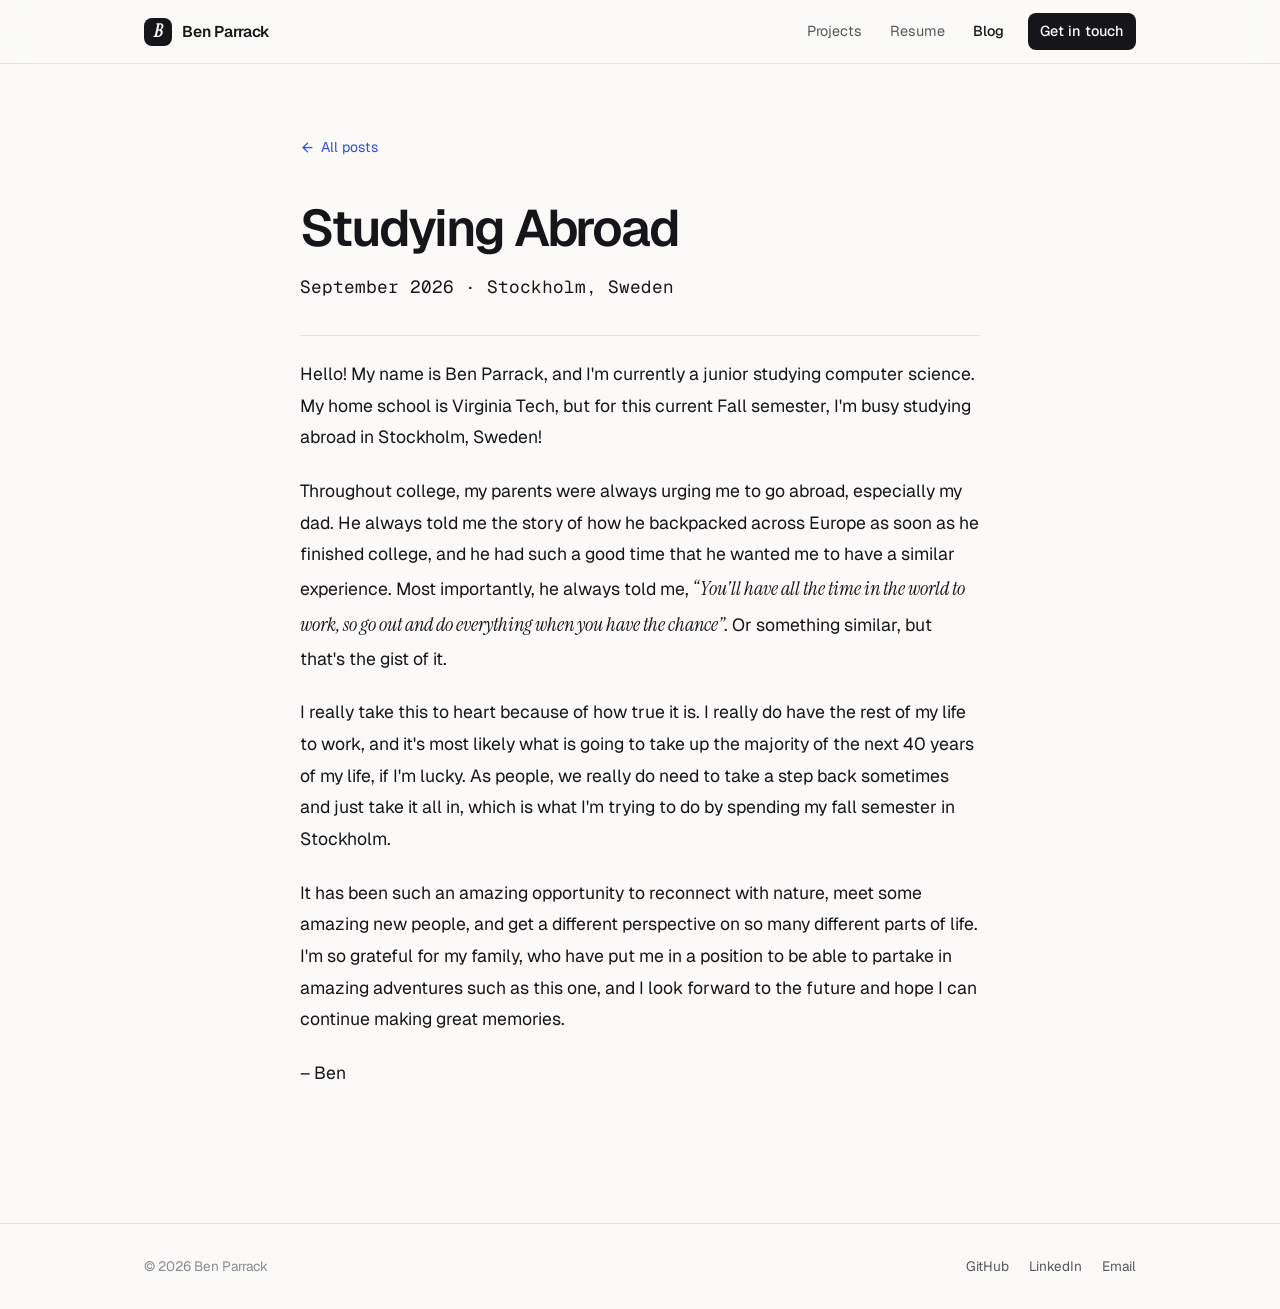
<file: blog/study-abroad.html>
<!DOCTYPE html>
<html lang="en">
<head>
  <meta charset="UTF-8">
  <meta name="viewport" content="width=device-width, initial-scale=1.0">
  <title>Studying Abroad — Ben Parrack</title>
  <meta name="description" content="Why I'm spending my fall semester studying abroad in Stockholm, Sweden.">
  <meta name="color-scheme" content="light dark">
  <link rel="icon" type="image/svg+xml" href="/images/favicon.svg">
  <link rel="preconnect" href="https://fonts.googleapis.com">
  <link rel="preconnect" href="https://fonts.gstatic.com" crossorigin>
  <link href="https://fonts.googleapis.com/css2?family=Geist:wght@400;500;600;700&family=Geist+Mono:wght@400;500&family=Instrument+Serif:ital@0;1&display=swap" rel="stylesheet">
  <link rel="stylesheet" href="/css/style.css">
</head>
<body>

  <header class="site-header">
    <div class="container header-inner">
      <a class="logo" href="/"><span class="logo-mark" aria-hidden="true">B</span>Ben Parrack</a>
      <nav class="nav" id="nav">
        <a href="/projects/">Projects</a>
        <a href="/resume/">Resume</a>
        <a href="/blog/" class="is-active">Blog</a>
        <a href="mailto:benparrack@gmail.com" class="nav-cta">Get in touch</a>
      </nav>
      <button class="nav-toggle" id="navToggle" aria-label="Toggle navigation" aria-expanded="false" aria-controls="nav">
        <span></span><span></span><span></span>
      </button>
    </div>
  </header>

  <main>
    <section class="container post reveal">
      <article class="post-content">
        <a class="back-link" href="/blog/">
          <svg viewBox="0 0 24 24" fill="none" stroke="currentColor" stroke-width="2" stroke-linecap="round" stroke-linejoin="round" aria-hidden="true"><path d="M19 12H5"/><path d="m12 19-7-7 7-7"/></svg>
          All posts
        </a>
        <h1>Studying Abroad</h1>
        <p class="post-meta">September 2026 · Stockholm, Sweden</p>

        <p>
          Hello! My name is Ben Parrack, and I'm currently a junior studying computer science. My home school is Virginia Tech,
          but for this current Fall semester, I'm busy studying abroad in Stockholm, Sweden!
        </p>
        <p>
          Throughout college, my parents were always urging me to go abroad, especially my dad. He always told me the story of
          how he backpacked across Europe as soon as he finished college, and he had such a good time that he wanted me to have
          a similar experience. Most importantly, he always told me, <q>You'll have all the time in the world to work, so go out
          and do everything when you have the chance</q>. Or something similar, but that's the gist of it.
        </p>
        <p>
          I really take this to heart because of how true it is. I really do have the rest of my life to work, and it's most
          likely what is going to take up the majority of the next 40 years of my life, if I'm lucky. As people, we really do
          need to take a step back sometimes and just take it all in, which is what I'm trying to do by spending my fall
          semester in Stockholm.
        </p>
        <p>
          It has been such an amazing opportunity to reconnect with nature, meet some amazing new people, and get a different
          perspective on so many different parts of life. I'm so grateful for my family, who have put me in a position to be
          able to partake in amazing adventures such as this one, and I look forward to the future and hope I can continue
          making great memories.
        </p>
        <p>– Ben</p>
      </article>
    </section>
  </main>

  <footer class="site-footer">
    <div class="container">
      <p>&copy; <span id="year"></span> Ben Parrack</p>
      <div class="footer-links">
        <a href="https://github.com/benparrack" target="_blank" rel="noopener">GitHub</a>
        <a href="https://www.linkedin.com/in/benparrack/" target="_blank" rel="noopener">LinkedIn</a>
        <a href="mailto:benparrack@gmail.com">Email</a>
      </div>
    </div>
  </footer>

  <script src="/js/main.js"></script>
</body>
</html>
</file>
<file: css/style.css>
/* ---------- Tokens ---------- */
:root {
  --bg: #fbfaf8;
  --bg-elevated: #ffffff;
  --bg-sunken: #f3f2ee;
  --border: #e6e4df;
  --border-strong: #d4d1ca;
  --text: #16161a;
  --text-dim: #55555e;
  --text-dimmer: #8a8a93;
  --accent: #2f4fd8;
  --accent-hover: #2440b8;
  --accent-soft: rgba(47, 79, 216, 0.08);
  --on-accent: #ffffff;
  --live: #16a34a;
  --shadow: 0 1px 2px rgba(20, 20, 30, 0.04), 0 8px 24px -12px rgba(20, 20, 30, 0.12);
  --shadow-lift: 0 2px 4px rgba(20, 20, 30, 0.04), 0 20px 40px -16px rgba(20, 20, 30, 0.2);
  --font-body: 'Geist', system-ui, -apple-system, sans-serif;
  --font-serif: 'Instrument Serif', Georgia, serif;
  --font-mono: 'Geist Mono', ui-monospace, monospace;
  --container: 1040px;
  --radius: 14px;
  --header-h: 64px;
}

@media (prefers-color-scheme: dark) {
  :root {
    --bg: #0c0c0e;
    --bg-elevated: #141417;
    --bg-sunken: #111113;
    --border: #232328;
    --border-strong: #33333a;
    --text: #ededef;
    --text-dim: #a1a1aa;
    --text-dimmer: #6e6e78;
    --accent: #8ea2ff;
    --accent-hover: #aebcff;
    --accent-soft: rgba(142, 162, 255, 0.1);
    --on-accent: #0c0c0e;
    --live: #4ade80;
    --shadow: 0 1px 2px rgba(0, 0, 0, 0.3);
    --shadow-lift: 0 20px 40px -16px rgba(0, 0, 0, 0.6);
  }
}

/* ---------- Reset & base ---------- */
*, *::before, *::after { box-sizing: border-box; margin: 0; padding: 0; }
html { scroll-behavior: smooth; scroll-padding-top: calc(var(--header-h) + 16px); }

body {
  background: var(--bg);
  color: var(--text);
  font-family: var(--font-body);
  font-size: 16px;
  line-height: 1.6;
  -webkit-font-smoothing: antialiased;
  text-rendering: optimizeLegibility;
}

a { color: inherit; }
img, svg { max-width: 100%; display: block; }
::selection { background: var(--accent); color: var(--on-accent); }
:focus-visible { outline: 2px solid var(--accent); outline-offset: 3px; border-radius: 4px; }

.container {
  max-width: var(--container);
  margin-inline: auto;
  padding-inline: 24px;
}

.serif { font-family: var(--font-serif); font-weight: 400; font-style: italic; letter-spacing: 0; }

/* ---------- Header / nav ---------- */
.site-header {
  position: sticky;
  top: 0;
  z-index: 50;
  height: var(--header-h);
  backdrop-filter: saturate(180%) blur(12px);
  -webkit-backdrop-filter: saturate(180%) blur(12px);
  background: color-mix(in srgb, var(--bg) 82%, transparent);
  border-bottom: 1px solid var(--border);
}

.header-inner {
  display: flex;
  align-items: center;
  justify-content: space-between;
  height: 100%;
}

.logo {
  display: inline-flex;
  align-items: center;
  gap: 10px;
  font-weight: 600;
  font-size: 0.98rem;
  letter-spacing: -0.01em;
  text-decoration: none;
}
.logo-mark {
  width: 28px;
  height: 28px;
  border-radius: 8px;
  background: var(--text);
  color: var(--bg);
  display: grid;
  place-items: center;
  font-family: var(--font-serif);
  font-style: italic;
  font-size: 1.15rem;
  line-height: 1;
}

.nav { display: flex; align-items: center; gap: 4px; }
.nav a {
  font-size: 0.9rem;
  color: var(--text-dim);
  text-decoration: none;
  padding: 7px 12px;
  border-radius: 8px;
  transition: color 0.15s ease, background-color 0.15s ease;
}
.nav a:hover { color: var(--text); background: var(--bg-sunken); }
.nav a.is-active { color: var(--text); font-weight: 500; }
.nav .nav-cta {
  margin-left: 8px;
  color: var(--bg);
  background: var(--text);
  font-weight: 500;
}
.nav .nav-cta:hover { color: var(--bg); background: var(--text); opacity: 0.85; }

.nav-toggle {
  display: none;
  flex-direction: column;
  gap: 5px;
  background: none;
  border: none;
  cursor: pointer;
  padding: 10px;
  margin-right: -10px;
}
.nav-toggle span { width: 20px; height: 1.5px; background: var(--text); display: block; transition: transform 0.2s ease, opacity 0.2s ease; }
.nav-toggle[aria-expanded="true"] span:nth-child(1) { transform: translateY(6.5px) rotate(45deg); }
.nav-toggle[aria-expanded="true"] span:nth-child(2) { opacity: 0; }
.nav-toggle[aria-expanded="true"] span:nth-child(3) { transform: translateY(-6.5px) rotate(-45deg); }

@media (max-width: 720px) {
  .nav {
    position: fixed;
    top: var(--header-h);
    left: 0;
    right: 0;
    background: var(--bg);
    border-bottom: 1px solid var(--border);
    flex-direction: column;
    align-items: stretch;
    padding: 12px 16px 20px;
    gap: 2px;
    transform: translateY(-8px);
    opacity: 0;
    pointer-events: none;
    transition: opacity 0.2s ease, transform 0.2s ease;
  }
  .nav a { padding: 12px; font-size: 1rem; }
  .nav .nav-cta { margin: 8px 0 0; text-align: center; }
  .nav.is-open { opacity: 1; transform: translateY(0); pointer-events: auto; }
  .nav-toggle { display: flex; }
}

/* ---------- Type ---------- */
.eyebrow {
  font-family: var(--font-mono);
  font-size: 0.75rem;
  font-weight: 500;
  letter-spacing: 0.08em;
  text-transform: uppercase;
  color: var(--text-dimmer);
  margin-bottom: 16px;
}

h1, h2, h3 { letter-spacing: -0.025em; line-height: 1.15; font-weight: 600; }

.lede {
  font-size: 1.15rem;
  line-height: 1.65;
  color: var(--text-dim);
  max-width: 620px;
}
.lede strong { color: var(--text); font-weight: 500; }

/* ---------- Hero ---------- */
.hero { position: relative; padding-block: 96px 72px; overflow: hidden; }
.hero::before {
  content: '';
  position: absolute;
  inset: 0;
  background-image:
    linear-gradient(var(--border) 1px, transparent 1px),
    linear-gradient(90deg, var(--border) 1px, transparent 1px);
  background-size: 48px 48px;
  mask-image: radial-gradient(ellipse 70% 60% at 50% 0%, #000 20%, transparent 75%);
  -webkit-mask-image: radial-gradient(ellipse 70% 60% at 50% 0%, #000 20%, transparent 75%);
  opacity: 0.6;
  pointer-events: none;
}
.hero .container { position: relative; }

.status-pill {
  display: inline-flex;
  align-items: center;
  gap: 10px;
  padding: 6px 14px 6px 10px;
  border: 1px solid var(--border);
  border-radius: 999px;
  background: var(--bg-elevated);
  font-size: 0.85rem;
  color: var(--text-dim);
  margin-bottom: 32px;
  box-shadow: var(--shadow);
}
.status-dot {
  width: 8px;
  height: 8px;
  border-radius: 50%;
  background: var(--live);
  box-shadow: 0 0 0 0 color-mix(in srgb, var(--live) 50%, transparent);
  animation: pulse 2.4s ease-out infinite;
}
@keyframes pulse {
  0% { box-shadow: 0 0 0 0 color-mix(in srgb, var(--live) 50%, transparent); }
  70%, 100% { box-shadow: 0 0 0 8px transparent; }
}

.hero h1 {
  font-size: clamp(2.6rem, 6.4vw, 4.6rem);
  font-weight: 600;
  letter-spacing: -0.04em;
  line-height: 1.02;
  max-width: 880px;
  margin-bottom: 28px;
}
.hero h1 .serif { color: var(--accent); }
.hero .lede { margin-bottom: 36px; }

.hero-actions { display: flex; gap: 12px; flex-wrap: wrap; align-items: center; }

.social-row { display: flex; gap: 4px; margin-left: 8px; }
.icon-link {
  width: 42px;
  height: 42px;
  display: grid;
  place-items: center;
  border-radius: 10px;
  color: var(--text-dim);
  transition: color 0.15s ease, background-color 0.15s ease;
}
.icon-link:hover { color: var(--text); background: var(--bg-sunken); }
.icon-link svg { width: 20px; height: 20px; }

/* ---------- Buttons ---------- */
.btn {
  display: inline-flex;
  align-items: center;
  gap: 8px;
  padding: 11px 20px;
  border-radius: 10px;
  font-size: 0.93rem;
  font-weight: 500;
  text-decoration: none;
  transition: background-color 0.15s ease, border-color 0.15s ease, transform 0.15s ease, box-shadow 0.15s ease;
  border: 1px solid transparent;
  white-space: nowrap;
}
.btn svg { width: 16px; height: 16px; transition: transform 0.15s ease; }
.btn:hover svg.arrow { transform: translateX(3px); }
.btn-primary { background: var(--accent); color: var(--on-accent); box-shadow: 0 1px 0 rgba(255,255,255,0.15) inset, 0 4px 14px -4px color-mix(in srgb, var(--accent) 60%, transparent); }
.btn-primary:hover { background: var(--accent-hover); transform: translateY(-1px); }
.btn-ghost { border-color: var(--border-strong); color: var(--text); background: var(--bg-elevated); }
.btn-ghost:hover { border-color: var(--text-dimmer); transform: translateY(-1px); }

/* ---------- Stats ---------- */
.stats {
  display: grid;
  grid-template-columns: repeat(4, 1fr);
  border-block: 1px solid var(--border);
}
.stat { padding: 28px 24px; }
.stat + .stat { border-left: 1px solid var(--border); }
.stat-value {
  font-size: clamp(1.8rem, 3.4vw, 2.4rem);
  font-weight: 600;
  letter-spacing: -0.04em;
  line-height: 1;
  margin-bottom: 8px;
  font-variant-numeric: tabular-nums;
}
.stat-label { font-size: 0.86rem; color: var(--text-dim); line-height: 1.45; }

@media (max-width: 760px) {
  .stats { grid-template-columns: repeat(2, 1fr); }
  .stat { padding: 22px 16px; }
  .stat:nth-child(3) { border-left: none; }
  .stat:nth-child(n + 3) { border-top: 1px solid var(--border); }
}

/* ---------- Sections ---------- */
.section { padding-block: 88px; }
.section-head {
  display: flex;
  justify-content: space-between;
  align-items: flex-end;
  gap: 24px;
  margin-bottom: 40px;
  flex-wrap: wrap;
}
.section h2 { font-size: clamp(1.7rem, 3vw, 2.2rem); }
.section-sub { color: var(--text-dim); margin-top: 10px; max-width: 520px; }

.text-link {
  display: inline-flex;
  align-items: center;
  gap: 6px;
  font-size: 0.92rem;
  font-weight: 500;
  color: var(--text);
  text-decoration: none;
}
.text-link svg { width: 15px; height: 15px; transition: transform 0.15s ease; }
.text-link:hover { color: var(--accent); }
.text-link:hover svg { transform: translateX(3px); }

.page-header { padding-block: 88px 24px; }
.page-header h1 { font-size: clamp(2.4rem, 5vw, 3.6rem); letter-spacing: -0.04em; margin-bottom: 18px; }
.page-header h1 .serif { color: var(--accent); }
.page-header .hero-actions { margin-top: 32px; }

/* ---------- Reveal on scroll ---------- */
.reveal { opacity: 0; transform: translateY(14px); transition: opacity 0.7s ease, transform 0.7s cubic-bezier(0.2, 0.7, 0.2, 1); }
.reveal.is-visible { opacity: 1; transform: none; }

@media (prefers-reduced-motion: reduce) {
  html { scroll-behavior: auto; }
  .reveal { opacity: 1; transform: none; transition: none; }
  .status-dot { animation: none; }
  *, *::before, *::after { transition-duration: 0.01ms !important; }
}

/* ---------- Project cards ---------- */
.card {
  background: var(--bg-elevated);
  border: 1px solid var(--border);
  border-radius: var(--radius);
  box-shadow: var(--shadow);
  transition: border-color 0.2s ease, box-shadow 0.25s ease, transform 0.25s ease;
}
a.card { text-decoration: none; color: inherit; display: block; }
.card:hover { border-color: var(--border-strong); box-shadow: var(--shadow-lift); transform: translateY(-2px); }

.featured {
  display: grid;
  grid-template-columns: 1.15fr 1fr;
  overflow: hidden;
  margin-bottom: 20px;
}
.featured-body { padding: 40px; display: flex; flex-direction: column; }
.featured-body h3 { font-size: 1.75rem; margin-bottom: 14px; }
.featured-body p { color: var(--text-dim); margin-bottom: 24px; }
.featured-visual {
  position: relative;
  background:
    radial-gradient(circle at 50% 45%, var(--accent-soft), transparent 65%),
    var(--bg-sunken);
  border-left: 1px solid var(--border);
  display: grid;
  place-items: center;
  padding: 32px;
  min-height: 320px;
}
.featured-visual::before {
  content: '';
  position: absolute;
  inset: 0;
  background-image: radial-gradient(var(--border-strong) 1px, transparent 1px);
  background-size: 18px 18px;
  opacity: 0.5;
}
.hand { position: relative; width: 100%; max-width: 300px; color: var(--accent); }
.hand .bones { stroke: currentColor; stroke-width: 2.2; stroke-linecap: round; stroke-linejoin: round; fill: none; opacity: 0.55; }
.hand .joints circle { fill: var(--bg-elevated); stroke: currentColor; stroke-width: 2.2; }
.hand-label {
  position: absolute;
  font-family: var(--font-mono);
  font-size: 0.72rem;
  padding: 5px 10px;
  border-radius: 6px;
  background: var(--bg-elevated);
  border: 1px solid var(--border);
  color: var(--text-dim);
  box-shadow: var(--shadow);
  z-index: 1;
}
.hand-label strong { color: var(--text); font-weight: 600; }
.hand-label.top { top: 24px; right: 24px; }
.hand-label.bottom { bottom: 24px; left: 24px; }

.metric-row { display: flex; gap: 32px; margin: 4px 0 28px; flex-wrap: wrap; }
.metric strong { display: block; font-size: 1.5rem; letter-spacing: -0.03em; line-height: 1.1; }
.metric span { font-size: 0.82rem; color: var(--text-dimmer); }

.featured-body .project-links { margin-top: auto; padding-top: 28px; }

@media (max-width: 820px) {
  .featured { grid-template-columns: 1fr; }
  .featured-visual { border-left: none; border-top: 1px solid var(--border); min-height: 260px; order: -1; border-top: none; border-bottom: 1px solid var(--border); }
  .featured-body { padding: 28px 24px; }
}

.project-grid {
  display: grid;
  grid-template-columns: repeat(3, 1fr);
  gap: 20px;
}
@media (max-width: 900px) { .project-grid { grid-template-columns: 1fr 1fr; } }
@media (max-width: 600px) { .project-grid { grid-template-columns: 1fr; } }

.project-card { padding: 28px; display: flex; flex-direction: column; }
.project-card h3 { font-size: 1.12rem; margin-bottom: 10px; line-height: 1.3; }
.project-card p { color: var(--text-dim); font-size: 0.94rem; margin-bottom: 20px; }
.project-card .tag-row { margin-top: auto; }

.project-meta {
  font-family: var(--font-mono);
  font-size: 0.74rem;
  letter-spacing: 0.04em;
  text-transform: uppercase;
  color: var(--text-dimmer);
  margin-bottom: 14px;
  display: flex;
  gap: 8px;
  flex-wrap: wrap;
}
.project-meta .dot::before { content: '·'; }

.tag-row { display: flex; gap: 6px; flex-wrap: wrap; }
.tag {
  font-size: 0.76rem;
  font-weight: 500;
  color: var(--text-dim);
  background: var(--bg-sunken);
  border: 1px solid var(--border);
  padding: 3px 10px;
  border-radius: 999px;
}

.project-links { display: flex; gap: 20px; flex-wrap: wrap; margin-top: 20px; }

/* ---------- Project detail list (projects page) ---------- */
.project-list { display: flex; flex-direction: column; gap: 20px; }
.project-row {
  display: grid;
  grid-template-columns: 200px 1fr;
  gap: 32px;
  padding: 36px;
}
.project-row-side .project-meta { flex-direction: column; gap: 4px; margin: 0; }
.project-row h3 { font-size: 1.4rem; margin-bottom: 12px; }
.project-row > div > p { color: var(--text-dim); margin-bottom: 16px; }
.project-row .tag-row { margin-top: 20px; }
@media (max-width: 720px) {
  .project-row { grid-template-columns: 1fr; gap: 12px; padding: 28px 24px; }
  .project-row-side .project-meta { flex-direction: row; gap: 8px; }
}

.bullets { list-style: none; display: flex; flex-direction: column; gap: 8px; }
.bullets li { position: relative; padding-left: 20px; color: var(--text-dim); font-size: 0.96rem; }
.bullets li::before {
  content: '';
  position: absolute;
  left: 2px;
  top: 0.68em;
  width: 6px;
  height: 6px;
  border-radius: 2px;
  background: var(--border-strong);
}
.bullets strong { color: var(--text); font-weight: 600; }

/* ---------- Experience rows (home + resume) ---------- */
.rows { border-top: 1px solid var(--border); }
.row {
  display: grid;
  grid-template-columns: 200px 1fr;
  gap: 32px;
  padding-block: 32px;
  border-bottom: 1px solid var(--border);
}
.row-date {
  font-family: var(--font-mono);
  font-size: 0.8rem;
  color: var(--text-dimmer);
  padding-top: 4px;
}
.row h3 { font-size: 1.15rem; margin-bottom: 4px; }
.row-org { color: var(--text-dim); font-size: 0.95rem; margin-bottom: 14px; }
.row-org .sep { color: var(--text-dimmer); margin-inline: 6px; }
.row > div > p { color: var(--text-dim); font-size: 0.96rem; }
.row .bullets { margin-top: 2px; }
@media (max-width: 720px) {
  .row { grid-template-columns: 1fr; gap: 6px; padding-block: 26px; }
}

/* ---------- Resume ---------- */
.resume-section { padding-block: 56px; }
.resume-section:first-of-type { padding-top: 40px; }
.resume-section h2 { font-size: 1.35rem; margin-bottom: 20px; }

.skill-groups { border-top: 1px solid var(--border); }
.skill-group {
  display: grid;
  grid-template-columns: 200px 1fr;
  gap: 32px;
  padding-block: 22px;
  border-bottom: 1px solid var(--border);
  align-items: baseline;
}
.skill-group h3 { font-size: 0.95rem; font-weight: 500; color: var(--text-dim); letter-spacing: -0.01em; }
@media (max-width: 720px) {
  .skill-group { grid-template-columns: 1fr; gap: 10px; }
}

/* ---------- About ---------- */
.about-grid {
  display: grid;
  grid-template-columns: 1fr 1.6fr;
  gap: 56px;
}
.about-grid .body-text p { color: var(--text-dim); font-size: 1.05rem; margin-bottom: 18px; }
.about-grid .body-text p strong { color: var(--text); font-weight: 500; }
@media (max-width: 820px) { .about-grid { grid-template-columns: 1fr; gap: 16px; } }

/* ---------- CTA ---------- */
.cta {
  position: relative;
  overflow: hidden;
  border-radius: 20px;
  padding: 72px 40px;
  text-align: center;
  background: var(--text);
  color: var(--bg);
}
.cta::before {
  content: '';
  position: absolute;
  inset: 0;
  background: radial-gradient(ellipse 60% 80% at 50% 120%, color-mix(in srgb, var(--accent) 55%, transparent), transparent 70%);
  pointer-events: none;
}
.cta > * { position: relative; }
.cta h2 { font-size: clamp(2rem, 4.4vw, 3rem); letter-spacing: -0.04em; margin-bottom: 14px; }
.cta p { color: color-mix(in srgb, var(--bg) 70%, transparent); max-width: 460px; margin: 0 auto 32px; }
.cta .hero-actions { justify-content: center; }
.cta .btn-primary { background: var(--bg); color: var(--text); box-shadow: none; }
.cta .btn-primary:hover { background: color-mix(in srgb, var(--bg) 88%, var(--text)); }
.cta .btn-ghost { background: transparent; color: var(--bg); border-color: color-mix(in srgb, var(--bg) 30%, transparent); }
.cta .btn-ghost:hover { border-color: var(--bg); }
@media (max-width: 600px) { .cta { padding: 56px 24px; } }

/* ---------- Blog list ---------- */
.post-list { border-top: 1px solid var(--border); }
.post-item {
  display: grid;
  grid-template-columns: 200px 1fr auto;
  gap: 32px;
  align-items: baseline;
  padding: 28px 0;
  border-bottom: 1px solid var(--border);
  text-decoration: none;
  color: inherit;
}
.post-item:hover .post-title { color: var(--accent); }
.post-item:hover .post-arrow { transform: translateX(4px); color: var(--accent); }
.post-date { font-family: var(--font-mono); font-size: 0.8rem; color: var(--text-dimmer); white-space: nowrap; }
.post-title { font-size: 1.2rem; font-weight: 600; letter-spacing: -0.02em; transition: color 0.15s ease; }
.post-excerpt { color: var(--text-dim); font-size: 0.95rem; margin-top: 4px; }
.post-arrow { width: 18px; height: 18px; color: var(--text-dimmer); transition: transform 0.15s ease, color 0.15s ease; }
@media (max-width: 720px) {
  .post-item { grid-template-columns: 1fr; gap: 6px; }
  .post-arrow { display: none; }
}

/* ---------- Single post ---------- */
.post { padding-block: 72px 24px; }
.post-content { max-width: 680px; margin-inline: auto; }
.back-link {
  display: inline-flex;
  align-items: center;
  gap: 6px;
  font-size: 0.88rem;
  color: var(--text-dim);
  text-decoration: none;
  margin-bottom: 40px;
}
.back-link svg { width: 15px; height: 15px; transition: transform 0.15s ease; }
.back-link:hover { color: var(--text); }
.back-link:hover svg { transform: translateX(-3px); }
.post-content h1 { font-size: clamp(2.2rem, 5vw, 3.2rem); letter-spacing: -0.04em; margin-bottom: 14px; }
.post-meta { font-family: var(--font-mono); font-size: 0.8rem; color: var(--text-dimmer); padding-bottom: 32px; margin-bottom: 36px; border-bottom: 1px solid var(--border); }
.post-content p { margin-bottom: 22px; color: var(--text); font-size: 1.1rem; line-height: 1.8; }
.post-content q { font-family: var(--font-serif); font-style: italic; font-size: 1.15em; }
.post-content a { color: var(--accent); }
.post-content h2 { font-size: 1.5rem; margin: 40px 0 14px; }
.post-content code {
  font-family: var(--font-mono);
  background: var(--bg-sunken);
  padding: 2px 6px;
  border-radius: 4px;
  font-size: 0.88em;
}
.post-content pre {
  background: var(--bg-sunken);
  border: 1px solid var(--border);
  padding: 16px;
  border-radius: var(--radius);
  overflow-x: auto;
  margin-bottom: 22px;
}

/* ---------- Footer ---------- */
.site-footer { border-top: 1px solid var(--border); padding-block: 32px; margin-top: 88px; }
.site-footer .container { display: flex; justify-content: space-between; align-items: center; flex-wrap: wrap; gap: 12px; }
.site-footer p { font-size: 0.85rem; color: var(--text-dimmer); }
.footer-links { display: flex; gap: 20px; }
.footer-links a { font-size: 0.85rem; color: var(--text-dim); text-decoration: none; }
.footer-links a:hover { color: var(--text); }
.about-grid .body-text a { color: var(--accent); text-underline-offset: 3px; }
.row-org a { color: var(--accent); text-underline-offset: 3px; }
@media (max-width: 600px) { .hide-sm { display: none; } }
</file>
